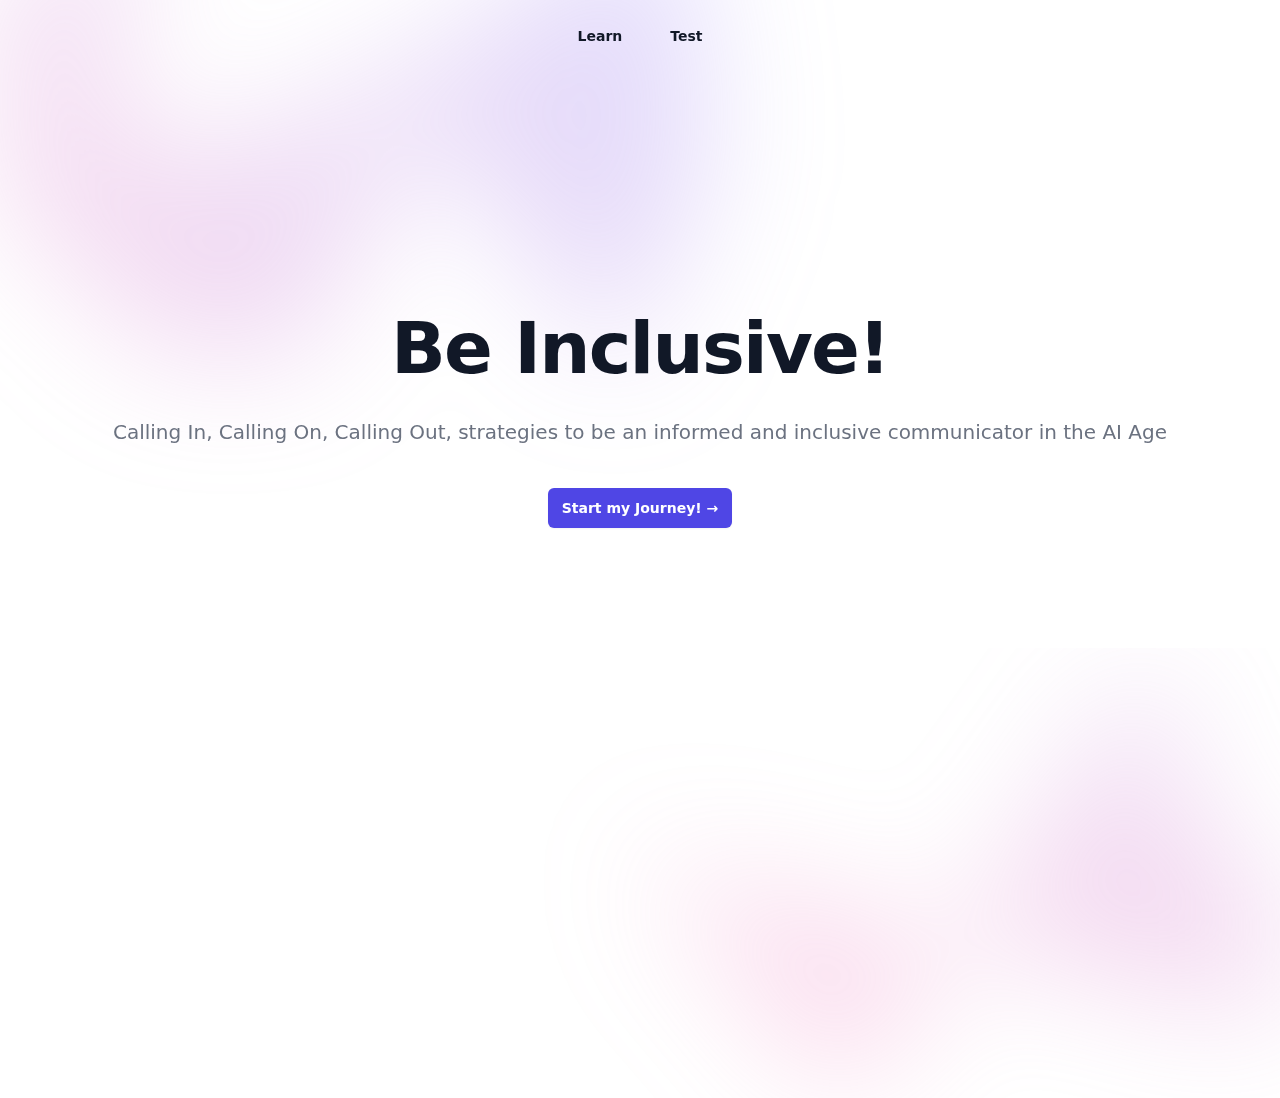
<file: index.html>
<!doctype html>
<html>
<head>
  <meta charset="UTF-8">
  <meta name="viewport" content="width=device-width, initial-scale=1.0">
  <link href="./output.css" rel="stylesheet">
  <title>Be Inclusive!</title>
</head>
<body>
    <div class="bg-white">
        <header class="absolute inset-x-0 top-0 z-50">
          <nav class="flex items-center justify-between p-6 lg:px-8" aria-label="Global">
            <div class="flex lg:flex-1">
            </div>
            <div class="flex lg:hidden">
              <button type="button" class="-m-2.5 inline-flex items-center justify-center rounded-md p-2.5 text-gray-700">
                <span class="sr-only">Open main menu</span>
                <svg class="size-6" fill="none" viewBox="0 0 24 24" stroke-width="1.5" stroke="currentColor" aria-hidden="true" data-slot="icon">
                  <path stroke-linecap="round" stroke-linejoin="round" d="M3.75 6.75h16.5M3.75 12h16.5m-16.5 5.25h16.5" />
                </svg>
              </button>
            </div>
            <div class="hidden lg:flex lg:gap-x-12">
              <a href="#" class="text-sm/6 font-semibold text-gray-900">Learn</a>
              <a href="./Quizzes/quiz1.html" class="text-sm/6 font-semibold text-gray-900">Test</a>
            </div>
            <div class="hidden lg:flex lg:flex-1 lg:justify-end">
            </div>
          </nav>
          <!-- Mobile menu, show/hide based on menu open state. -->
          <div class="lg:hidden" role="dialog" aria-modal="true">
            <!-- Background backdrop, show/hide based on slide-over state. -->
            <div class="fixed inset-0 z-50"></div>
            <div class="fixed inset-y-0 right-0 z-50 w-full overflow-y-auto bg-white px-6 py-6 sm:max-w-sm sm:ring-1 sm:ring-gray-900/10">
              <div class="flex items-center justify-between">
                <a href="#" class="-m-1.5 p-1.5">
                </a>
                <button type="button" class="-m-2.5 rounded-md p-2.5 text-gray-700">
                  <span class="sr-only">Close menu</span>
                  <svg class="size-6" fill="none" viewBox="0 0 24 24" stroke-width="1.5" stroke="currentColor" aria-hidden="true" data-slot="icon">
                    <path stroke-linecap="round" stroke-linejoin="round" d="M6 18 18 6M6 6l12 12" />
                  </svg>
                </button>
              </div>
              <div class="mt-6 flow-root">
                <div class="-my-6 divide-y divide-gray-500/10">
                  <div class="space-y-2 py-6">
                    <a href="#" class="-mx-3 block rounded-lg px-3 py-2 text-base/7 font-semibold text-gray-900 hover:bg-gray-50">Learn</a>
                    <a href="#" class="-mx-3 block rounded-lg px-3 py-2 text-base/7 font-semibold text-gray-900 hover:bg-gray-50">Test</a>
                  </div>
                </div>
              </div>
            </div>
          </div>
        </header>
      
        <div class="relative isolate px-6 pt-14 lg:px-8">
          <div class="absolute inset-x-0 -top-40 -z-10 transform-gpu overflow-hidden blur-3xl sm:-top-80" aria-hidden="true">
            <div class="relative left-[calc(50%-11rem)] aspect-[1155/678] w-[36.125rem] -translate-x-1/2 rotate-[30deg] bg-gradient-to-tr from-[#ff80b5] to-[#9089fc] opacity-30 sm:left-[calc(50%-30rem)] sm:w-[72.1875rem]" style="clip-path: polygon(74.1% 44.1%, 100% 61.6%, 97.5% 26.9%, 85.5% 0.1%, 80.7% 2%, 72.5% 32.5%, 60.2% 62.4%, 52.4% 68.1%, 47.5% 58.3%, 45.2% 34.5%, 27.5% 76.7%, 0.1% 64.9%, 17.9% 100%, 27.6% 76.8%, 76.1% 97.7%, 74.1% 44.1%)"></div>
          </div>
          <div class="mx-auto max-w-2xl py-32 sm:py-25 lg:py-25">
            </div>
            <div class="text-center">
                <div>
                    <h1 class="text-balance text-5xl font-semibold tracking-tight text-gray-900 sm:text-7xl">Be Inclusive!</h1>
                </div>
              <p class="mt-8 text-pretty text-lg font-medium text-gray-500 sm:text-xl/8">Calling In, Calling On, Calling Out, strategies to be an informed and inclusive communicator in the AI Age</p>
              <div class="mt-10 flex items-center justify-center gap-x-6">
                <a href="./callingout.html" class="rounded-md bg-indigo-600 px-3.5 py-2.5 text-sm font-semibold text-white shadow-sm hover:bg-indigo-500 focus-visible:outline focus-visible:outline-2 focus-visible:outline-offset-2 focus-visible:outline-indigo-600">Start my Journey! <span aria-hidden="true">→</span></a>
              </div>
              <div class="mt-10 flex items-center justify-center gap-x-6">
              </div>
              <div class="mt-10 flex items-center justify-center gap-x-6">
            </div>
            <div class="mt-10 flex items-center justify-center gap-x-6">
            </div>
            </div>
          </div>
          <div class="absolute inset-x-0 top-[calc(100%-13rem)] -z-10 transform-gpu blur-3xl sm:top-[calc(100%-30rem)] overflow-hidden" aria-hidden="true">
            <div class="relative left-[calc(50%+3rem)] aspect-[1155/678] w-[36.125rem] -translate-x-1/2 bg-gradient-to-tr from-[#ff80b5] to-[#9089fc] opacity-30 sm:left-[calc(50%+36rem)] sm:w-[72.1875rem] overflow-hidden" style="clip-path: polygon(74.1% 44.1%, 100% 61.6%, 97.5% 26.9%, 85.5% 0.1%, 80.7% 2%, 72.5% 32.5%, 60.2% 62.4%, 52.4% 68.1%, 47.5% 58.3%, 45.2% 34.5%, 27.5% 76.7%, 0.1% 64.9%, 17.9% 100%, 27.6% 76.8%, 76.1% 97.7%, 74.1% 44.1%)"></div>
          </div>
        </div>
      </div>
</body>
</html>
</file>
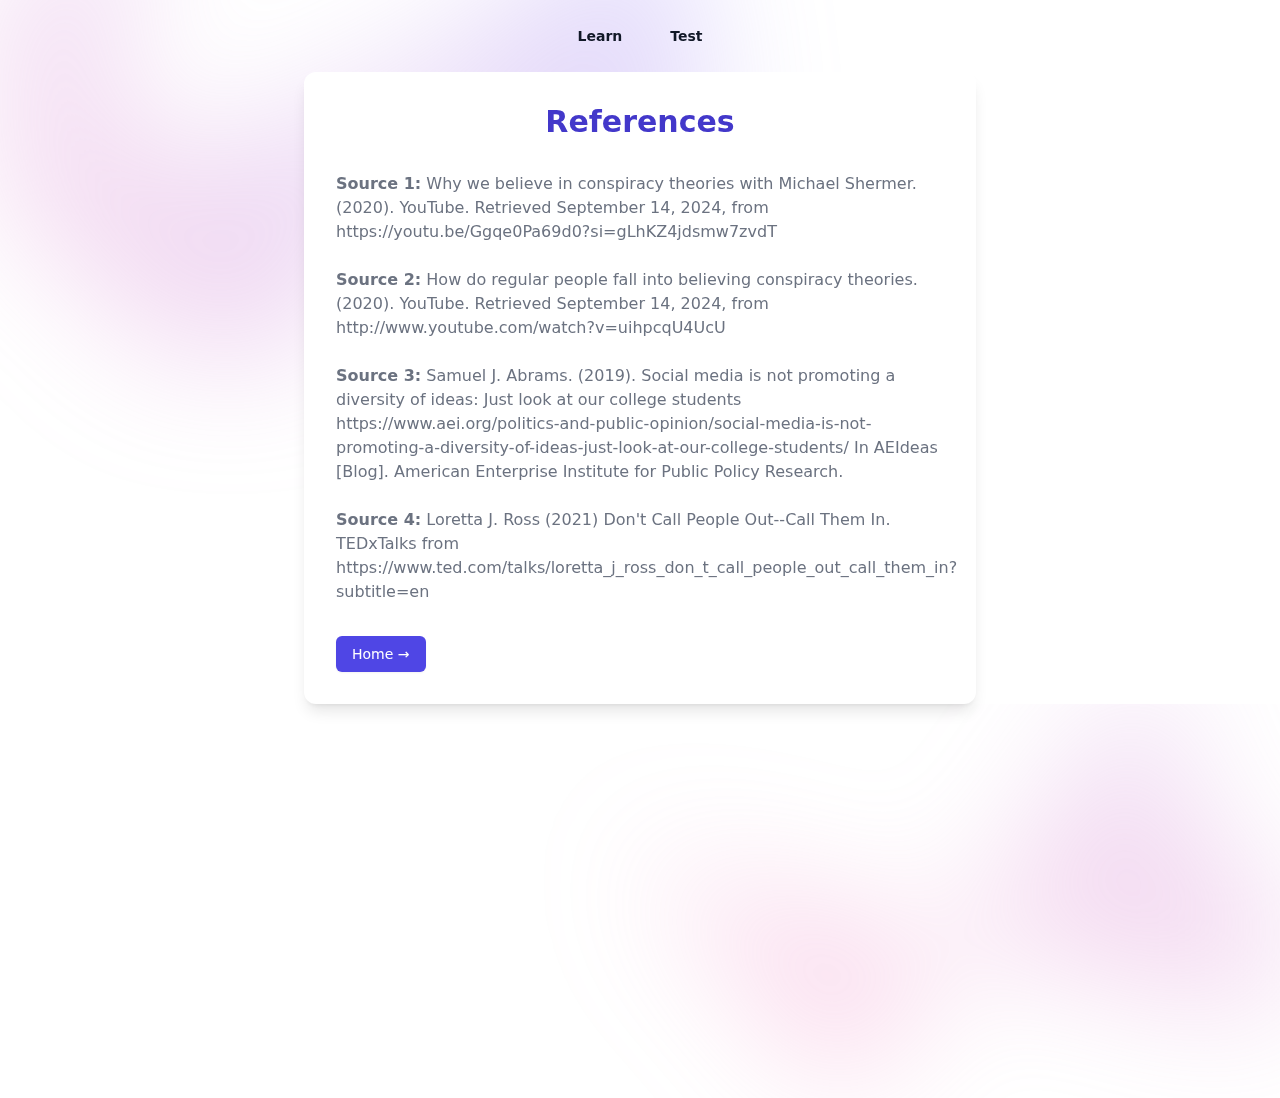
<file: biblio.html>
<!doctype html>
<html>
<head>
  <meta charset="UTF-8">
  <meta name="viewport" content="width=device-width, initial-scale=1.0">
  <link href="./output.css" rel="stylesheet">
  <title>Calling In | Be Inclusive!</title>
</head>
<body>
    <div class="bg-white">
        <header class="absolute inset-x-0 top-0 z-50">
          <nav class="flex items-center justify-between p-6 lg:px-8" aria-label="Global">
            <div class="flex lg:flex-1">
            </div>
            <div class="flex lg:hidden">
              <button type="button" class="-m-2.5 inline-flex items-center justify-center rounded-md p-2.5 text-gray-700">
                <span class="sr-only">Open main menu</span>
                <svg class="size-6" fill="none" viewBox="0 0 24 24" stroke-width="1.5" stroke="currentColor" aria-hidden="true" data-slot="icon">
                  <path stroke-linecap="round" stroke-linejoin="round" d="M3.75 6.75h16.5M3.75 12h16.5m-16.5 5.25h16.5" />
                </svg>
              </button>
            </div>
            <div class="hidden lg:flex lg:gap-x-12">
              <a href="#" class="text-sm/6 font-semibold text-gray-900">Learn</a>
              <a href="./Quizzes/quiz1.html" class="text-sm/6 font-semibold text-gray-900">Test</a>
            </div>
            <div class="hidden lg:flex lg:flex-1 lg:justify-end">
            </div>
          </nav>
          <!-- Mobile menu, show/hide based on menu open state. -->
          <div class="lg:hidden" role="dialog" aria-modal="true">
            <!-- Background backdrop, show/hide based on slide-over state. -->
            <div class="fixed inset-0 z-50"></div>
            <div class="fixed inset-y-0 right-0 z-50 w-full overflow-y-auto bg-white px-6 py-6 sm:max-w-sm sm:ring-1 sm:ring-gray-900/10">
              <div class="flex items-center justify-between">
                <a href="#" class="-m-1.5 p-1.5">
                </a>
                <button type="button" class="-m-2.5 rounded-md p-2.5 text-gray-700">
                  <span class="sr-only">Close menu</span>
                  <svg class="size-6" fill="none" viewBox="0 0 24 24" stroke-width="1.5" stroke="currentColor" aria-hidden="true" data-slot="icon">
                    <path stroke-linecap="round" stroke-linejoin="round" d="M6 18 18 6M6 6l12 12" />
                  </svg>
                </button>
              </div>
              <div class="mt-6 flow-root">
                <div class="-my-6 divide-y divide-gray-500/10">
                  <div class="space-y-2 py-6">
                    <a href="#" class="-mx-3 block rounded-lg px-3 py-2 text-base/7 font-semibold text-gray-900 hover:bg-gray-50">Learn</a>
                    <a href="#" class="-mx-3 block rounded-lg px-3 py-2 text-base/7 font-semibold text-gray-900 hover:bg-gray-50">Test</a>
                  </div>
                </div>
              </div>
            </div>
          </div>
        </header>
      
        <div class="relative isolate px-6 pt-14 lg:px-8">
          <div class="absolute inset-x-0 -top-40 -z-10 transform-gpu overflow-hidden blur-3xl sm:-top-80" aria-hidden="true">
            <div class="relative left-[calc(50%-11rem)] aspect-[1155/678] w-[36.125rem] -translate-x-1/2 rotate-[30deg] bg-gradient-to-tr from-[#ff80b5] to-[#9089fc] opacity-30 sm:left-[calc(50%-30rem)] sm:w-[72.1875rem]" style="clip-path: polygon(74.1% 44.1%, 100% 61.6%, 97.5% 26.9%, 85.5% 0.1%, 80.7% 2%, 72.5% 32.5%, 60.2% 62.4%, 52.4% 68.1%, 47.5% 58.3%, 45.2% 34.5%, 27.5% 76.7%, 0.1% 64.9%, 17.9% 100%, 27.6% 76.8%, 76.1% 97.7%, 74.1% 44.1%)"></div>
          </div>
          <div class="mx-auto max-w-2xl py-2 sm:py-1 lg:py-2">
            </div>
            <div class="max-w-2xl mx-auto bg-white p-8 
				rounded-xl shadow-lg">
		<h1 class="text-3xl font-bold mb-6 text-indigo text-center text-indigo-700">References</h1>
            
        <p class="mt-8 text-pretty text-md font-light text-gray-500 sm:text-md">
            <span class="font-semibold">Source 1:</span>  Why we believe in conspiracy theories with Michael Shermer. (2020). YouTube. Retrieved September 14, 2024, from <a href="https://youtu.be/Ggqe0Pa69d0?si=gLhKZ4jdsmw7zvdT" class="no-underline hover:underline">https://youtu.be/Ggqe0Pa69d0?si=gLhKZ4jdsmw7zvdT</a>
            <br>
            <br>

            <span class="font-semibold">Source 2:</span>  How do regular people fall into believing conspiracy theories. (2020). YouTube. Retrieved September 14, 2024, from <a href="http://www.youtube.com/watch?v=uihpcqU4UcU" class="no-underline hover:underline">http://www.youtube.com/watch?v=uihpcqU4UcU</a>
            <br>
            <br>

            <span class="font-semibold">Source 3:</span>  Samuel J. Abrams. (2019). Social media is not promoting a diversity of ideas: Just look at our college students <a href="https://www.aei.org/politics-and-public-opinion/social-media-is-not-promoting-a-diversity-of-ideas-just-look-at-our-college-students/" class="no-underline hover:underline">https://www.aei.org/politics-and-public-opinion/social-media-is-not-promoting-a-diversity-of-ideas-just-look-at-our-college-students/</a> In AEIdeas [Blog]. American Enterprise Institute for Public Policy Research.
            <br>
            <br>

            <span class="font-semibold">Source 4:</span>  Loretta J. Ross (2021) Don't Call People Out--Call Them In. TEDxTalks from <a href="https://www.ted.com/talks/loretta_j_ross_don_t_call_people_out_call_them_in?subtitle=en" class="no-underline hover:underline">https://www.ted.com/talks/loretta_j_ross_don_t_call_people_out_call_them_in?subtitle=en</a>
            <br>

			<!-- Navigation Buttons -->
			<a href="./index.html"><button type="button"
					class="bg-indigo-600 text-white text-sm px-4 py-2 
					rounded-md mt-8 shadow-sm">
				Home   <span aria-hidden="true">→</span>
			</button></a>
	</div>

          </div>
          <div class="absolute inset-x-0 top-[calc(100%-13rem)] -z-10 transform-gpu blur-3xl sm:top-[calc(100%-30rem)] overflow-hidden" aria-hidden="true">
            <div class="relative left-[calc(50%+3rem)] aspect-[1155/678] w-[36.125rem] -translate-x-1/2 bg-gradient-to-tr from-[#ff80b5] to-[#9089fc] opacity-30 sm:left-[calc(50%+36rem)] sm:w-[72.1875rem] overflow-hidden" style="clip-path: polygon(74.1% 44.1%, 100% 61.6%, 97.5% 26.9%, 85.5% 0.1%, 80.7% 2%, 72.5% 32.5%, 60.2% 62.4%, 52.4% 68.1%, 47.5% 58.3%, 45.2% 34.5%, 27.5% 76.7%, 0.1% 64.9%, 17.9% 100%, 27.6% 76.8%, 76.1% 97.7%, 74.1% 44.1%)"></div>
          </div>
        </div>
      </div>
</body>
</html>
</file>
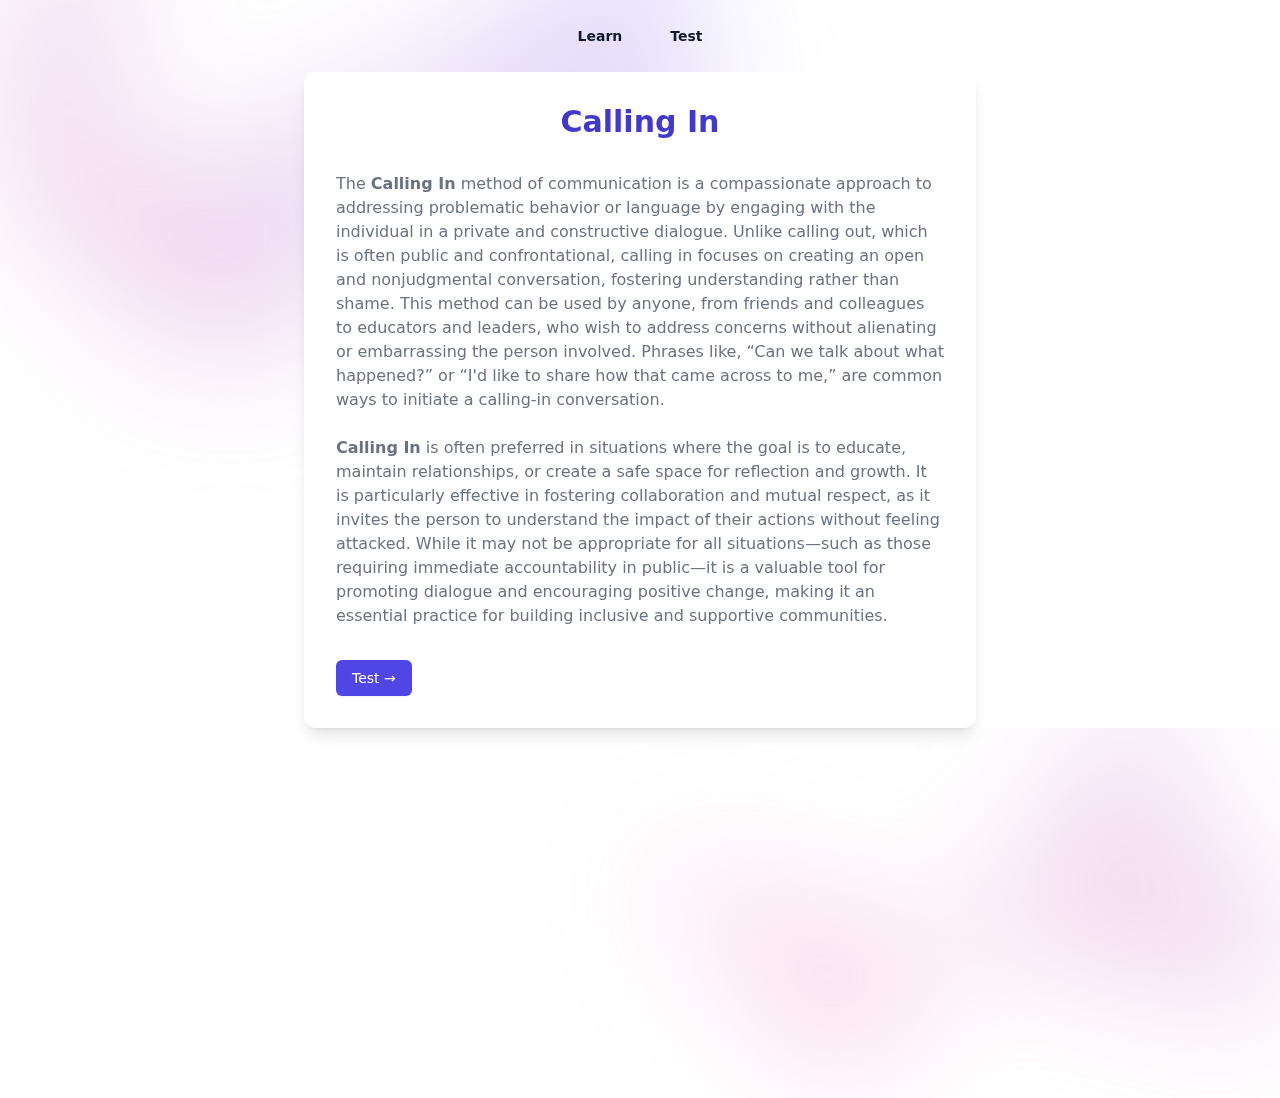
<file: callingin.html>
<!doctype html>
<html>
<head>
  <meta charset="UTF-8">
  <meta name="viewport" content="width=device-width, initial-scale=1.0">
  <link href="./output.css" rel="stylesheet">
  <title>Calling In | Be Inclusive!</title>
</head>
<body>
    <div class="bg-white">
        <header class="absolute inset-x-0 top-0 z-50">
          <nav class="flex items-center justify-between p-6 lg:px-8" aria-label="Global">
            <div class="flex lg:flex-1">
            </div>
            <div class="flex lg:hidden">
              <button type="button" class="-m-2.5 inline-flex items-center justify-center rounded-md p-2.5 text-gray-700">
                <span class="sr-only">Open main menu</span>
                <svg class="size-6" fill="none" viewBox="0 0 24 24" stroke-width="1.5" stroke="currentColor" aria-hidden="true" data-slot="icon">
                  <path stroke-linecap="round" stroke-linejoin="round" d="M3.75 6.75h16.5M3.75 12h16.5m-16.5 5.25h16.5" />
                </svg>
              </button>
            </div>
            <div class="hidden lg:flex lg:gap-x-12">
              <a href="#" class="text-sm/6 font-semibold text-gray-900">Learn</a>
              <a href="./Quizzes/quiz1.html" class="text-sm/6 font-semibold text-gray-900">Test</a>
            </div>
            <div class="hidden lg:flex lg:flex-1 lg:justify-end">
            </div>
          </nav>
          <!-- Mobile menu, show/hide based on menu open state. -->
          <div class="lg:hidden" role="dialog" aria-modal="true">
            <!-- Background backdrop, show/hide based on slide-over state. -->
            <div class="fixed inset-0 z-50"></div>
            <div class="fixed inset-y-0 right-0 z-50 w-full overflow-y-auto bg-white px-6 py-6 sm:max-w-sm sm:ring-1 sm:ring-gray-900/10">
              <div class="flex items-center justify-between">
                <a href="#" class="-m-1.5 p-1.5">
                </a>
                <button type="button" class="-m-2.5 rounded-md p-2.5 text-gray-700">
                  <span class="sr-only">Close menu</span>
                  <svg class="size-6" fill="none" viewBox="0 0 24 24" stroke-width="1.5" stroke="currentColor" aria-hidden="true" data-slot="icon">
                    <path stroke-linecap="round" stroke-linejoin="round" d="M6 18 18 6M6 6l12 12" />
                  </svg>
                </button>
              </div>
              <div class="mt-6 flow-root">
                <div class="-my-6 divide-y divide-gray-500/10">
                  <div class="space-y-2 py-6">
                    <a href="#" class="-mx-3 block rounded-lg px-3 py-2 text-base/7 font-semibold text-gray-900 hover:bg-gray-50">Learn</a>
                    <a href="#" class="-mx-3 block rounded-lg px-3 py-2 text-base/7 font-semibold text-gray-900 hover:bg-gray-50">Test</a>
                  </div>
                </div>
              </div>
            </div>
          </div>
        </header>
      
        <div class="relative isolate px-6 pt-14 lg:px-8">
          <div class="absolute inset-x-0 -top-40 -z-10 transform-gpu overflow-hidden blur-3xl sm:-top-80" aria-hidden="true">
            <div class="relative left-[calc(50%-11rem)] aspect-[1155/678] w-[36.125rem] -translate-x-1/2 rotate-[30deg] bg-gradient-to-tr from-[#ff80b5] to-[#9089fc] opacity-30 sm:left-[calc(50%-30rem)] sm:w-[72.1875rem]" style="clip-path: polygon(74.1% 44.1%, 100% 61.6%, 97.5% 26.9%, 85.5% 0.1%, 80.7% 2%, 72.5% 32.5%, 60.2% 62.4%, 52.4% 68.1%, 47.5% 58.3%, 45.2% 34.5%, 27.5% 76.7%, 0.1% 64.9%, 17.9% 100%, 27.6% 76.8%, 76.1% 97.7%, 74.1% 44.1%)"></div>
          </div>
          <div class="mx-auto max-w-2xl py-2 sm:py-1 lg:py-2">
            </div>
            <div class="max-w-2xl mx-auto bg-white p-8 
				rounded-xl shadow-lg">
		<h1 class="text-3xl font-bold mb-6 text-indigo text-center text-indigo-700">Calling In</h1>
            
        <p class="mt-8 text-pretty text-md font-light text-gray-500 sm:text-md">
          The <span class="font-semibold">Calling In</span> method of communication is a compassionate approach to addressing problematic behavior or language by engaging with the individual in a private and constructive dialogue. Unlike calling out, which is often public and confrontational, calling in focuses on creating an open and nonjudgmental conversation, fostering understanding rather than shame. This method can be used by anyone, from friends and colleagues to educators and leaders, who wish to address concerns without alienating or embarrassing the person involved. Phrases like, “Can we talk about what happened?” or “I'd like to share how that came across to me,” are common ways to initiate a calling-in conversation.
          <br>
          <br>
          <span class="font-semibold">Calling In</span> is often preferred in situations where the goal is to educate, maintain relationships, or create a safe space for reflection and growth. It is particularly effective in fostering collaboration and mutual respect, as it invites the person to understand the impact of their actions without feeling attacked. While it may not be appropriate for all situations—such as those requiring immediate accountability in public—it is a valuable tool for promoting dialogue and encouraging positive change, making it an essential practice for building inclusive and supportive communities.        </p>


			<!-- Navigation Buttons -->
			<a href="./Quizzes/quiz3.html"><button type="button"
					class="bg-indigo-600 text-white text-sm px-4 py-2 
					rounded-md mt-8 shadow-sm">
				Test   <span aria-hidden="true">→</span>
			</button></a>
	</div>

          </div>
          <div class="absolute inset-x-0 top-[calc(100%-13rem)] -z-10 transform-gpu blur-3xl sm:top-[calc(100%-30rem)] overflow-hidden" aria-hidden="true">
            <div class="relative left-[calc(50%+3rem)] aspect-[1155/678] w-[36.125rem] -translate-x-1/2 bg-gradient-to-tr from-[#ff80b5] to-[#9089fc] opacity-30 sm:left-[calc(50%+36rem)] sm:w-[72.1875rem] overflow-hidden" style="clip-path: polygon(74.1% 44.1%, 100% 61.6%, 97.5% 26.9%, 85.5% 0.1%, 80.7% 2%, 72.5% 32.5%, 60.2% 62.4%, 52.4% 68.1%, 47.5% 58.3%, 45.2% 34.5%, 27.5% 76.7%, 0.1% 64.9%, 17.9% 100%, 27.6% 76.8%, 76.1% 97.7%, 74.1% 44.1%)"></div>
          </div>
        </div>
      </div>
</body>
</html>
</file>
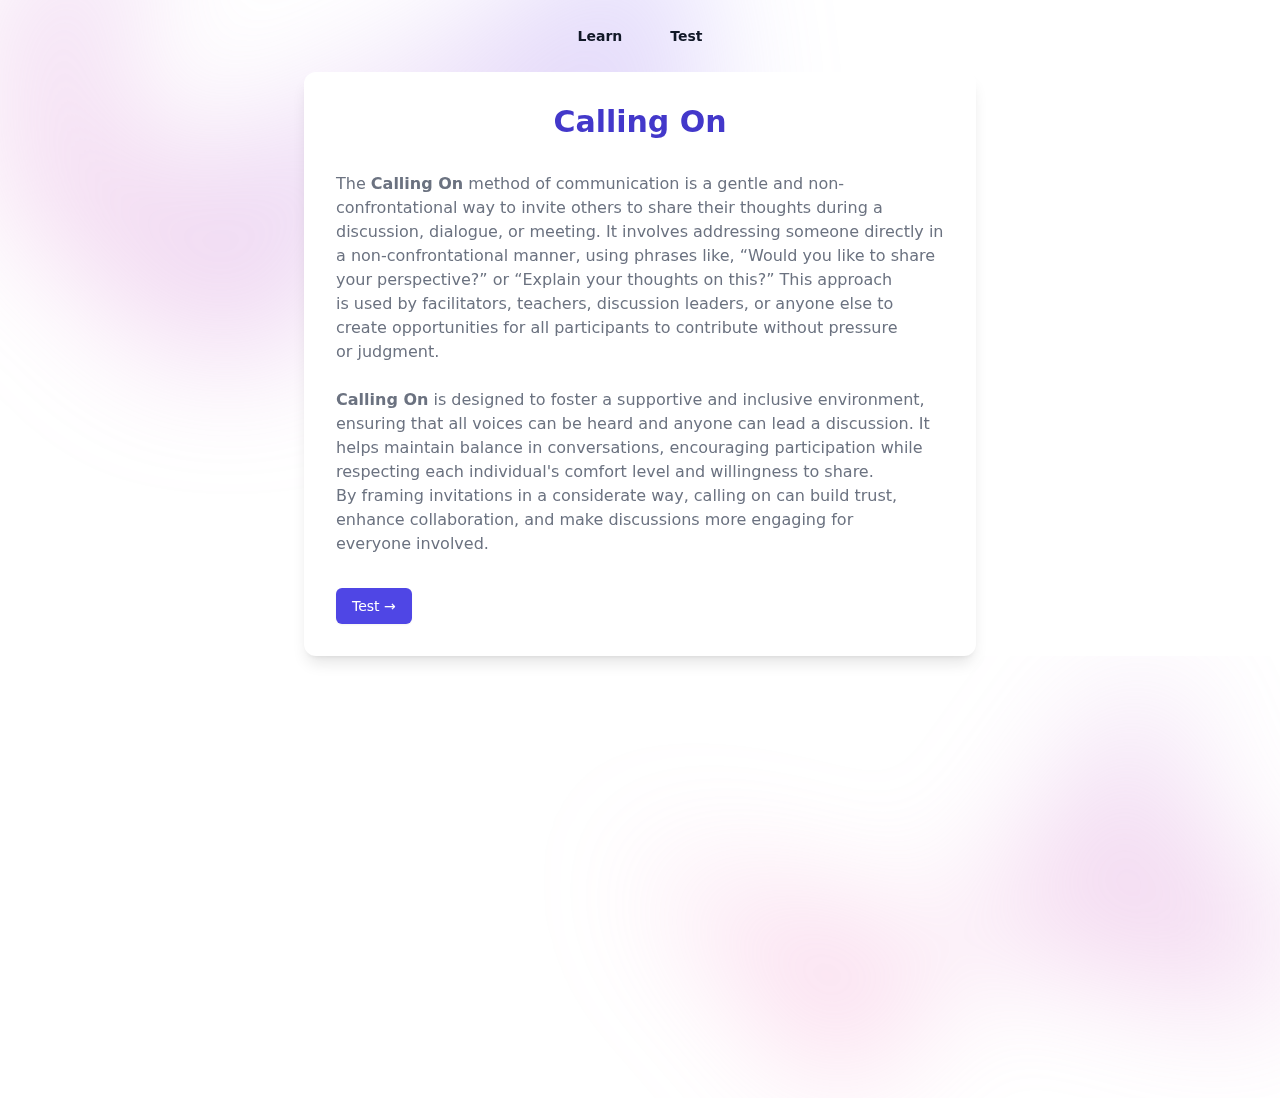
<file: callingon.html>
<!doctype html>
<html>
<head>
  <meta charset="UTF-8">
  <meta name="viewport" content="width=device-width, initial-scale=1.0">
  <link href="./output.css" rel="stylesheet">
  <title>Calling On | Be Inclusive!</title>
</head>
<body>
    <div class="bg-white">
        <header class="absolute inset-x-0 top-0 z-50">
          <nav class="flex items-center justify-between p-6 lg:px-8" aria-label="Global">
            <div class="flex lg:flex-1">
            </div>
            <div class="flex lg:hidden">
              <button type="button" class="-m-2.5 inline-flex items-center justify-center rounded-md p-2.5 text-gray-700">
                <span class="sr-only">Open main menu</span>
                <svg class="size-6" fill="none" viewBox="0 0 24 24" stroke-width="1.5" stroke="currentColor" aria-hidden="true" data-slot="icon">
                  <path stroke-linecap="round" stroke-linejoin="round" d="M3.75 6.75h16.5M3.75 12h16.5m-16.5 5.25h16.5" />
                </svg>
              </button>
            </div>
            <div class="hidden lg:flex lg:gap-x-12">
              <a href="#" class="text-sm/6 font-semibold text-gray-900">Learn</a>
              <a href="./Quizzes/quiz1.html" class="text-sm/6 font-semibold text-gray-900">Test</a>
            </div>
            <div class="hidden lg:flex lg:flex-1 lg:justify-end">
            </div>
          </nav>
          <!-- Mobile menu, show/hide based on menu open state. -->
          <div class="lg:hidden" role="dialog" aria-modal="true">
            <!-- Background backdrop, show/hide based on slide-over state. -->
            <div class="fixed inset-0 z-50"></div>
            <div class="fixed inset-y-0 right-0 z-50 w-full overflow-y-auto bg-white px-6 py-6 sm:max-w-sm sm:ring-1 sm:ring-gray-900/10">
              <div class="flex items-center justify-between">
                <a href="#" class="-m-1.5 p-1.5">
                </a>
                <button type="button" class="-m-2.5 rounded-md p-2.5 text-gray-700">
                  <span class="sr-only">Close menu</span>
                  <svg class="size-6" fill="none" viewBox="0 0 24 24" stroke-width="1.5" stroke="currentColor" aria-hidden="true" data-slot="icon">
                    <path stroke-linecap="round" stroke-linejoin="round" d="M6 18 18 6M6 6l12 12" />
                  </svg>
                </button>
              </div>
              <div class="mt-6 flow-root">
                <div class="-my-6 divide-y divide-gray-500/10">
                  <div class="space-y-2 py-6">
                    <a href="#" class="-mx-3 block rounded-lg px-3 py-2 text-base/7 font-semibold text-gray-900 hover:bg-gray-50">Learn</a>
                    <a href="#" class="-mx-3 block rounded-lg px-3 py-2 text-base/7 font-semibold text-gray-900 hover:bg-gray-50">Test</a>
                  </div>
                </div>
              </div>
            </div>
          </div>
        </header>
      
        <div class="relative isolate px-6 pt-14 lg:px-8">
          <div class="absolute inset-x-0 -top-40 -z-10 transform-gpu overflow-hidden blur-3xl sm:-top-80" aria-hidden="true">
            <div class="relative left-[calc(50%-11rem)] aspect-[1155/678] w-[36.125rem] -translate-x-1/2 rotate-[30deg] bg-gradient-to-tr from-[#ff80b5] to-[#9089fc] opacity-30 sm:left-[calc(50%-30rem)] sm:w-[72.1875rem]" style="clip-path: polygon(74.1% 44.1%, 100% 61.6%, 97.5% 26.9%, 85.5% 0.1%, 80.7% 2%, 72.5% 32.5%, 60.2% 62.4%, 52.4% 68.1%, 47.5% 58.3%, 45.2% 34.5%, 27.5% 76.7%, 0.1% 64.9%, 17.9% 100%, 27.6% 76.8%, 76.1% 97.7%, 74.1% 44.1%)"></div>
          </div>
          <div class="mx-auto max-w-2xl py-2 sm:py-1 lg:py-2">
            </div>
            <div class="max-w-2xl mx-auto bg-white p-8 
				rounded-xl shadow-lg">
		<h1 class="text-3xl font-bold mb-6 text-indigo text-center text-indigo-700">Calling On</h1>
            
        <p class="mt-8 text-pretty text-md font-light text-gray-500 sm:text-md">
            The <span class="font-semibold">Calling On</span> method of communication is a gentle and non-confrontational way to invite others to share their thoughts during a discussion, dialogue, or meeting. It involves addressing someone directly in a non-confrontational manner, using phrases like, “Would you like to share your perspective?” or “Explain your thoughts on this?” This approach is used by facilitators, teachers, discussion leaders, or anyone else to create opportunities for all participants to contribute without pressure or judgment.
            <br>
            <br>

            <span class="font-semibold">Calling On</span> is designed to foster a supportive and inclusive environment, ensuring that all voices can be heard and anyone can lead a discussion. It helps maintain balance in conversations, encouraging participation while respecting each individual's comfort level and willingness to share. By framing invitations in a considerate way, calling on can build trust, enhance collaboration, and make discussions more engaging for everyone involved.        
        </p>


			<!-- Navigation Buttons -->
			<a href="./Quizzes/quiz1.html"><button type="button" onclick="submitQuiz()"
					class="bg-indigo-600 text-white text-sm px-4 py-2 
					rounded-md mt-8 shadow-sm">
				Test   <span aria-hidden="true">→</span>
			</button></a>
	</div>

          </div>
          <div class="absolute inset-x-0 top-[calc(100%-13rem)] -z-10 transform-gpu blur-3xl sm:top-[calc(100%-30rem)] overflow-hidden" aria-hidden="true">
            <div class="relative left-[calc(50%+3rem)] aspect-[1155/678] w-[36.125rem] -translate-x-1/2 bg-gradient-to-tr from-[#ff80b5] to-[#9089fc] opacity-30 sm:left-[calc(50%+36rem)] sm:w-[72.1875rem] overflow-hidden" style="clip-path: polygon(74.1% 44.1%, 100% 61.6%, 97.5% 26.9%, 85.5% 0.1%, 80.7% 2%, 72.5% 32.5%, 60.2% 62.4%, 52.4% 68.1%, 47.5% 58.3%, 45.2% 34.5%, 27.5% 76.7%, 0.1% 64.9%, 17.9% 100%, 27.6% 76.8%, 76.1% 97.7%, 74.1% 44.1%)"></div>
          </div>
        </div>
      </div>
</body>
</html>
</file>
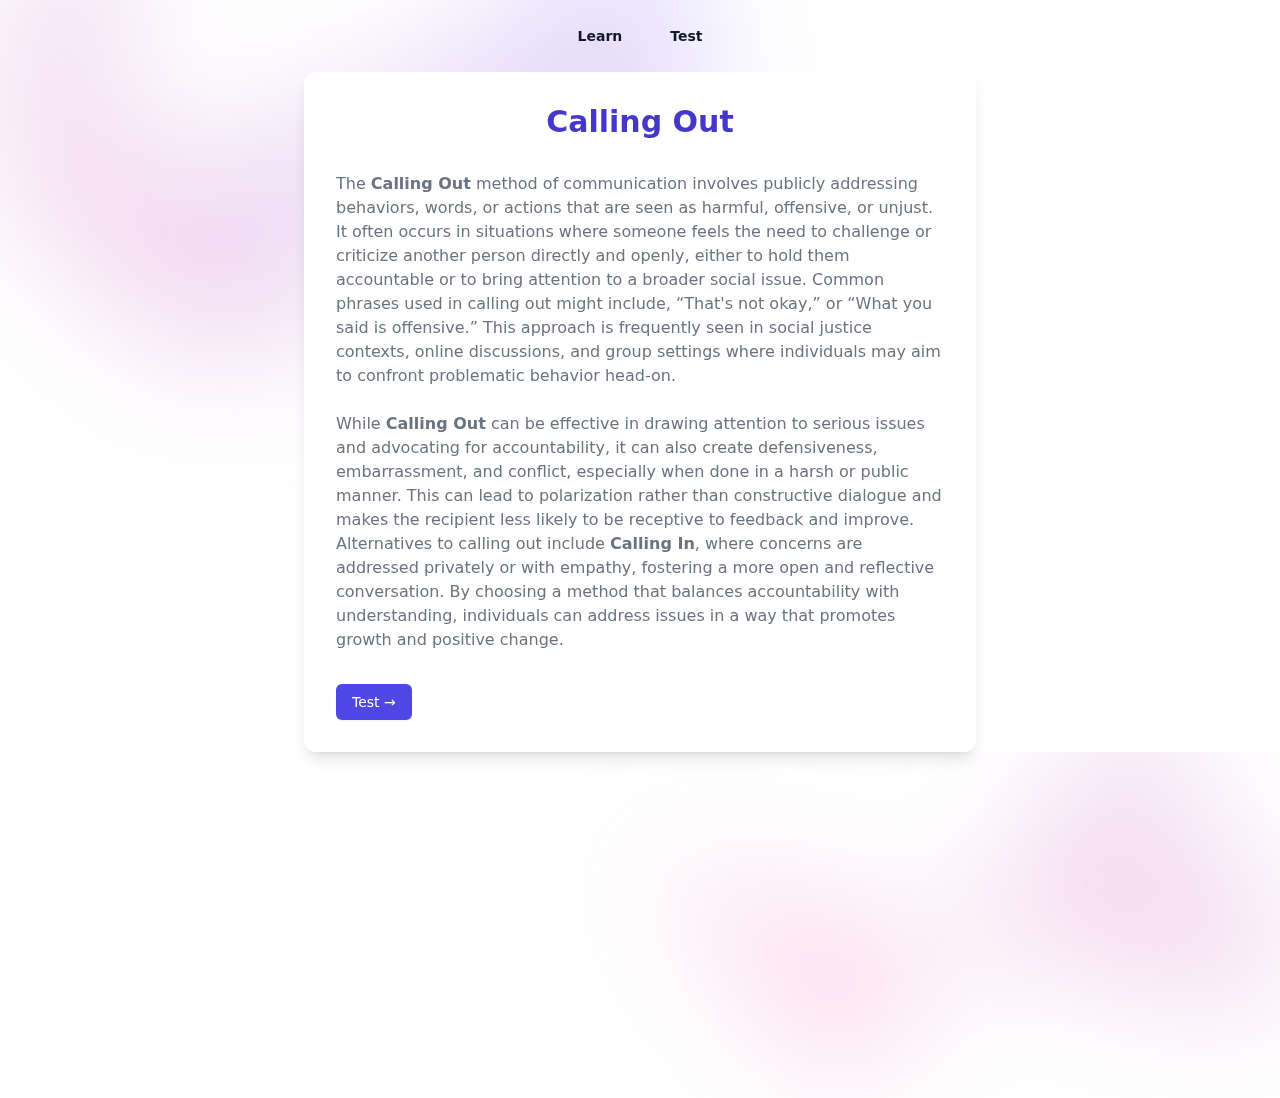
<file: callingout.html>
<!doctype html>
<html>
<head>
  <meta charset="UTF-8">
  <meta name="viewport" content="width=device-width, initial-scale=1.0">
  <link href="./output.css" rel="stylesheet">
  <title>Calling Out | Be Inclusive!</title>
</head>
<body>
    <div class="bg-white">
        <header class="absolute inset-x-0 top-0 z-50">
          <nav class="flex items-center justify-between p-6 lg:px-8" aria-label="Global">
            <div class="flex lg:flex-1">
            </div>
            <div class="flex lg:hidden">
              <button type="button" class="-m-2.5 inline-flex items-center justify-center rounded-md p-2.5 text-gray-700">
                <span class="sr-only">Open main menu</span>
                <svg class="size-6" fill="none" viewBox="0 0 24 24" stroke-width="1.5" stroke="currentColor" aria-hidden="true" data-slot="icon">
                  <path stroke-linecap="round" stroke-linejoin="round" d="M3.75 6.75h16.5M3.75 12h16.5m-16.5 5.25h16.5" />
                </svg>
              </button>
            </div>
            <div class="hidden lg:flex lg:gap-x-12">
              <a href="#" class="text-sm/6 font-semibold text-gray-900">Learn</a>
              <a href="./Quizzes/quiz1.html" class="text-sm/6 font-semibold text-gray-900">Test</a>
            </div>
            <div class="hidden lg:flex lg:flex-1 lg:justify-end">
            </div>
          </nav>
          <!-- Mobile menu, show/hide based on menu open state. -->
          <div class="lg:hidden" role="dialog" aria-modal="true">
            <!-- Background backdrop, show/hide based on slide-over state. -->
            <div class="fixed inset-0 z-50"></div>
            <div class="fixed inset-y-0 right-0 z-50 w-full overflow-y-auto bg-white px-6 py-6 sm:max-w-sm sm:ring-1 sm:ring-gray-900/10">
              <div class="flex items-center justify-between">
                <a href="#" class="-m-1.5 p-1.5">
                </a>
                <button type="button" class="-m-2.5 rounded-md p-2.5 text-gray-700">
                  <span class="sr-only">Close menu</span>
                  <svg class="size-6" fill="none" viewBox="0 0 24 24" stroke-width="1.5" stroke="currentColor" aria-hidden="true" data-slot="icon">
                    <path stroke-linecap="round" stroke-linejoin="round" d="M6 18 18 6M6 6l12 12" />
                  </svg>
                </button>
              </div>
              <div class="mt-6 flow-root">
                <div class="-my-6 divide-y divide-gray-500/10">
                  <div class="space-y-2 py-6">
                    <a href="#" class="-mx-3 block rounded-lg px-3 py-2 text-base/7 font-semibold text-gray-900 hover:bg-gray-50">Learn</a>
                    <a href="#" class="-mx-3 block rounded-lg px-3 py-2 text-base/7 font-semibold text-gray-900 hover:bg-gray-50">Test</a>
                  </div>
                </div>
              </div>
            </div>
          </div>
        </header>
      
        <div class="relative isolate px-6 pt-14 lg:px-8">
          <div class="absolute inset-x-0 -top-40 -z-10 transform-gpu overflow-hidden blur-3xl sm:-top-80" aria-hidden="true">
            <div class="relative left-[calc(50%-11rem)] aspect-[1155/678] w-[36.125rem] -translate-x-1/2 rotate-[30deg] bg-gradient-to-tr from-[#ff80b5] to-[#9089fc] opacity-30 sm:left-[calc(50%-30rem)] sm:w-[72.1875rem]" style="clip-path: polygon(74.1% 44.1%, 100% 61.6%, 97.5% 26.9%, 85.5% 0.1%, 80.7% 2%, 72.5% 32.5%, 60.2% 62.4%, 52.4% 68.1%, 47.5% 58.3%, 45.2% 34.5%, 27.5% 76.7%, 0.1% 64.9%, 17.9% 100%, 27.6% 76.8%, 76.1% 97.7%, 74.1% 44.1%)"></div>
          </div>
          <div class="mx-auto max-w-2xl py-2 sm:py-1 lg:py-2">
            </div>
            <div class="max-w-2xl mx-auto bg-white p-8 
				rounded-xl shadow-lg">
		<h1 class="text-3xl font-bold mb-6 text-indigo text-center text-indigo-700">Calling Out</h1>
            
        <p class="mt-8 text-pretty text-md font-light text-gray-500 sm:text-md">
          The <span class="font-semibold">Calling Out</span> method of communication involves publicly addressing behaviors, words, or actions that are seen as harmful, offensive, or unjust. It often occurs in situations where someone feels the need to challenge or criticize another person directly and openly, either to hold them accountable or to bring attention to a broader social issue. Common phrases used in calling out might include, “That's not okay,” or “What you said is offensive.” This approach is frequently seen in social justice contexts, online discussions, and group settings where individuals may aim to confront problematic behavior head-on.
          <br>
          <br>
          While <span class="font-semibold">Calling Out</span> can be effective in drawing attention to serious issues and advocating for accountability, it can also create defensiveness, embarrassment, and conflict, especially when done in a harsh or public manner. This can lead to polarization rather than constructive dialogue and makes the recipient less likely to be receptive to feedback and improve. Alternatives to calling out include <span class="font-semibold">Calling In</span>, where concerns are addressed privately or with empathy, fostering a more open and reflective conversation. By choosing a method that balances accountability with understanding, individuals can address issues in a way that promotes growth and positive change.</p>


			<!-- Navigation Buttons -->
			<a href="./Quizzes/quiz2.html"><button type="button" onclick="submitQuiz()"
					class="bg-indigo-600 text-white text-sm px-4 py-2 
					rounded-md mt-8 shadow-sm">
				Test   <span aria-hidden="true">→</span>
			</button></a>
	</div>

          </div>
          <div class="absolute inset-x-0 top-[calc(100%-13rem)] -z-10 transform-gpu blur-3xl sm:top-[calc(100%-30rem)] overflow-hidden" aria-hidden="true">
            <div class="relative left-[calc(50%+3rem)] aspect-[1155/678] w-[36.125rem] -translate-x-1/2 bg-gradient-to-tr from-[#ff80b5] to-[#9089fc] opacity-30 sm:left-[calc(50%+36rem)] sm:w-[72.1875rem] overflow-hidden" style="clip-path: polygon(74.1% 44.1%, 100% 61.6%, 97.5% 26.9%, 85.5% 0.1%, 80.7% 2%, 72.5% 32.5%, 60.2% 62.4%, 52.4% 68.1%, 47.5% 58.3%, 45.2% 34.5%, 27.5% 76.7%, 0.1% 64.9%, 17.9% 100%, 27.6% 76.8%, 76.1% 97.7%, 74.1% 44.1%)"></div>
          </div>
        </div>
      </div>
</body>
</html>
</file>
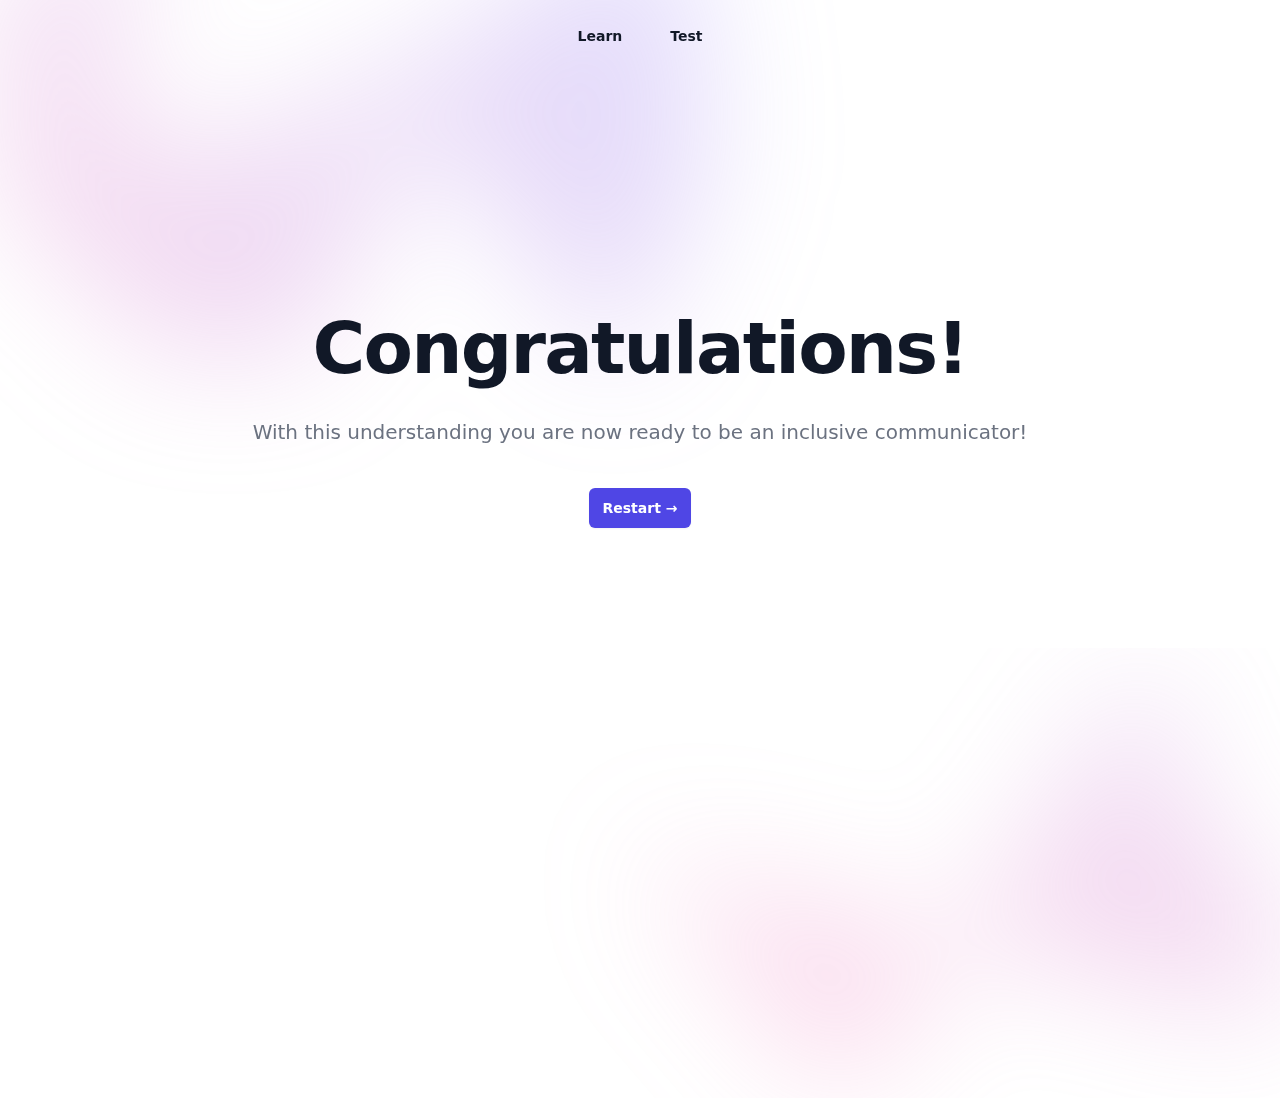
<file: success.html>
<!doctype html>
<html>
<head>
  <meta charset="UTF-8">
  <meta name="viewport" content="width=device-width, initial-scale=1.0">
  <link href="./output.css" rel="stylesheet">
  <title>Be Inclusive!</title>
</head>
<body>
    <div class="bg-white">
        <header class="absolute inset-x-0 top-0 z-50">
          <nav class="flex items-center justify-between p-6 lg:px-8" aria-label="Global">
            <div class="flex lg:flex-1">
            </div>
            <div class="flex lg:hidden">
              <button type="button" class="-m-2.5 inline-flex items-center justify-center rounded-md p-2.5 text-gray-700">
                <span class="sr-only">Open main menu</span>
                <svg class="size-6" fill="none" viewBox="0 0 24 24" stroke-width="1.5" stroke="currentColor" aria-hidden="true" data-slot="icon">
                  <path stroke-linecap="round" stroke-linejoin="round" d="M3.75 6.75h16.5M3.75 12h16.5m-16.5 5.25h16.5" />
                </svg>
              </button>
            </div>
            <div class="hidden lg:flex lg:gap-x-12">
              <a href="./callingout.html" class="text-sm/6 font-semibold text-gray-900">Learn</a>
              <a href="./Quizzes/quiz2.html" class="text-sm/6 font-semibold text-gray-900">Test</a>
            </div>
            <div class="hidden lg:flex lg:flex-1 lg:justify-end">
            </div>
          </nav>
          <!-- Mobile menu, show/hide based on menu open state. -->
          <div class="lg:hidden" role="dialog" aria-modal="true">
            <!-- Background backdrop, show/hide based on slide-over state. -->
            <div class="fixed inset-0 z-50"></div>
            <div class="fixed inset-y-0 right-0 z-50 w-full overflow-y-auto bg-white px-6 py-6 sm:max-w-sm sm:ring-1 sm:ring-gray-900/10">
              <div class="flex items-center justify-between">
                <a href="#" class="-m-1.5 p-1.5">
                </a>
                <button type="button" class="-m-2.5 rounded-md p-2.5 text-gray-700">
                  <span class="sr-only">Close menu</span>
                  <svg class="size-6" fill="none" viewBox="0 0 24 24" stroke-width="1.5" stroke="currentColor" aria-hidden="true" data-slot="icon">
                    <path stroke-linecap="round" stroke-linejoin="round" d="M6 18 18 6M6 6l12 12" />
                  </svg>
                </button>
              </div>
              <div class="mt-6 flow-root">
                <div class="-my-6 divide-y divide-gray-500/10">
                  <div class="space-y-2 py-6">
                    <a href="#" class="-mx-3 block rounded-lg px-3 py-2 text-base/7 font-semibold text-gray-900 hover:bg-gray-50">Learn</a>
                    <a href="#" class="-mx-3 block rounded-lg px-3 py-2 text-base/7 font-semibold text-gray-900 hover:bg-gray-50">Test</a>
                  </div>
                </div>
              </div>
            </div>
          </div>
        </header>
      
        <div class="relative isolate px-6 pt-14 lg:px-8">
          <div class="absolute inset-x-0 -top-40 -z-10 transform-gpu overflow-hidden blur-3xl sm:-top-80" aria-hidden="true">
            <div class="relative left-[calc(50%-11rem)] aspect-[1155/678] w-[36.125rem] -translate-x-1/2 rotate-[30deg] bg-gradient-to-tr from-[#ff80b5] to-[#9089fc] opacity-30 sm:left-[calc(50%-30rem)] sm:w-[72.1875rem]" style="clip-path: polygon(74.1% 44.1%, 100% 61.6%, 97.5% 26.9%, 85.5% 0.1%, 80.7% 2%, 72.5% 32.5%, 60.2% 62.4%, 52.4% 68.1%, 47.5% 58.3%, 45.2% 34.5%, 27.5% 76.7%, 0.1% 64.9%, 17.9% 100%, 27.6% 76.8%, 76.1% 97.7%, 74.1% 44.1%)"></div>
          </div>
          <div class="mx-auto max-w-2xl py-32 sm:py-25 lg:py-25">
            </div>
            <div class="text-center">
                <div>
                    <h1 class="text-balance text-5xl font-semibold tracking-tight text-gray-900 sm:text-7xl">Congratulations!</h1>
                </div>
              <p class="mt-8 text-pretty text-lg font-medium text-gray-500 sm:text-xl/8">With this understanding you are now ready to be an inclusive communicator!</p>
              <div class="mt-10 flex items-center justify-center gap-x-6">
                <a href="./index.html" class="rounded-md bg-indigo-600 px-3.5 py-2.5 text-sm font-semibold text-white shadow-sm hover:bg-indigo-500 focus-visible:outline focus-visible:outline-2 focus-visible:outline-offset-2 focus-visible:outline-indigo-600">Restart <span aria-hidden="true">→</span></a>
              </div>
              <div class="mt-10 flex items-center justify-center gap-x-6">
              </div>
              <div class="mt-10 flex items-center justify-center gap-x-6">
            </div>
            <div class="mt-10 flex items-center justify-center gap-x-6">
            </div>
            </div>
          </div>
          <div class="absolute inset-x-0 top-[calc(100%-13rem)] -z-10 transform-gpu blur-3xl sm:top-[calc(100%-30rem)] overflow-hidden" aria-hidden="true">
            <div class="relative left-[calc(50%+3rem)] aspect-[1155/678] w-[36.125rem] -translate-x-1/2 bg-gradient-to-tr from-[#ff80b5] to-[#9089fc] opacity-30 sm:left-[calc(50%+36rem)] sm:w-[72.1875rem] overflow-hidden" style="clip-path: polygon(74.1% 44.1%, 100% 61.6%, 97.5% 26.9%, 85.5% 0.1%, 80.7% 2%, 72.5% 32.5%, 60.2% 62.4%, 52.4% 68.1%, 47.5% 58.3%, 45.2% 34.5%, 27.5% 76.7%, 0.1% 64.9%, 17.9% 100%, 27.6% 76.8%, 76.1% 97.7%, 74.1% 44.1%)"></div>
          </div>
        </div>
      </div>
</body>
</html>
</file>
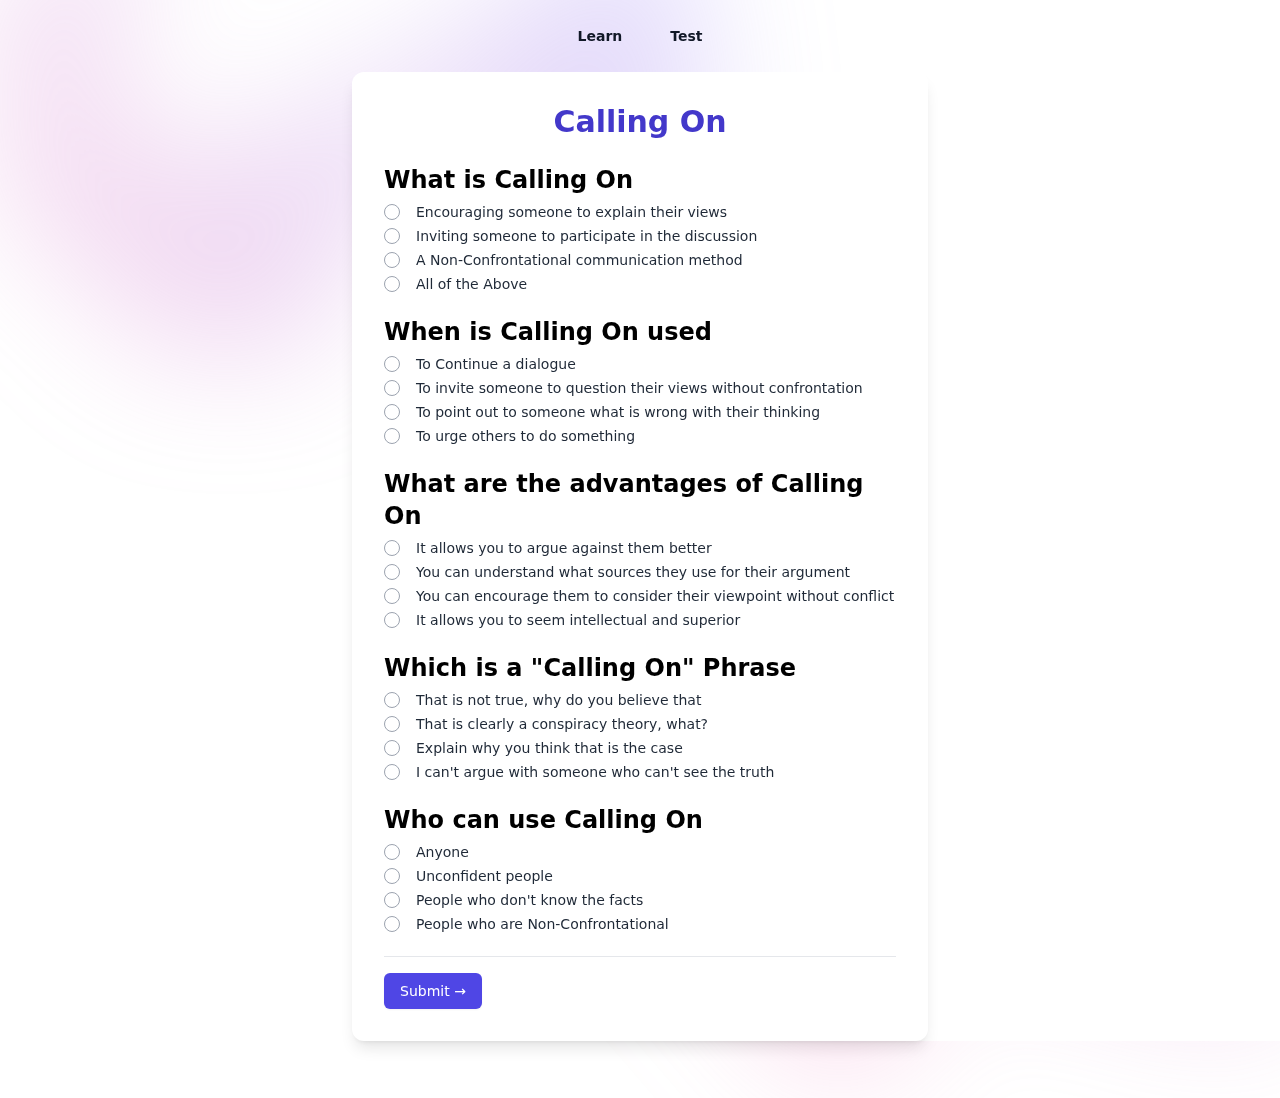
<file: Quizzes/quiz1.html>
<!doctype html>
<html>
<head>
  <meta charset="UTF-8">
  <meta name="viewport" content="width=device-width, initial-scale=1.0">
  <link href="../output.css" rel="stylesheet">
  <title>Calling On | Be Inclusive!</title>
</head>
<body>
    <div class="bg-white">
        <header class="absolute inset-x-0 top-0 z-50">
          <nav class="flex items-center justify-between p-6 lg:px-8" aria-label="Global">
            <div class="flex lg:flex-1">
            </div>
            <div class="flex lg:hidden">
              <button type="button" class="-m-2.5 inline-flex items-center justify-center rounded-md p-2.5 text-gray-700">
                <span class="sr-only">Open main menu</span>
                <svg class="size-6" fill="none" viewBox="0 0 24 24" stroke-width="1.5" stroke="currentColor" aria-hidden="true" data-slot="icon">
                  <path stroke-linecap="round" stroke-linejoin="round" d="M3.75 6.75h16.5M3.75 12h16.5m-16.5 5.25h16.5" />
                </svg>
              </button>
            </div>
            <div class="hidden lg:flex lg:gap-x-12">
              <a href="#" class="text-sm/6 font-semibold text-gray-900">Learn</a>
              <a href="./Quizzes/quiz1.html" class="text-sm/6 font-semibold text-gray-900">Test</a>
            </div>
            <div class="hidden lg:flex lg:flex-1 lg:justify-end">
            </div>
          </nav>
          <!-- Mobile menu, show/hide based on menu open state. -->
          <div class="lg:hidden" role="dialog" aria-modal="true">
            <!-- Background backdrop, show/hide based on slide-over state. -->
            <div class="fixed inset-0 z-50"></div>
            <div class="fixed inset-y-0 right-0 z-50 w-full overflow-y-auto bg-white px-6 py-6 sm:max-w-sm sm:ring-1 sm:ring-gray-900/10">
              <div class="flex items-center justify-between">
                <a href="#" class="-m-1.5 p-1.5">
                </a>
                <button type="button" class="-m-2.5 rounded-md p-2.5 text-gray-700">
                  <span class="sr-only">Close menu</span>
                  <svg class="size-6" fill="none" viewBox="0 0 24 24" stroke-width="1.5" stroke="currentColor" aria-hidden="true" data-slot="icon">
                    <path stroke-linecap="round" stroke-linejoin="round" d="M6 18 18 6M6 6l12 12" />
                  </svg>
                </button>
              </div>
              <div class="mt-6 flow-root">
                <div class="-my-6 divide-y divide-gray-500/10">
                  <div class="space-y-2 py-6">
                    <a href="#" class="-mx-3 block rounded-lg px-3 py-2 text-base/7 font-semibold text-gray-900 hover:bg-gray-50">Learn</a>
                    <a href="#" class="-mx-3 block rounded-lg px-3 py-2 text-base/7 font-semibold text-gray-900 hover:bg-gray-50">Test</a>
                  </div>
                </div>
              </div>
            </div>
          </div>
        </header>
      
        <div class="relative isolate px-6 pt-14 lg:px-8">
          <div class="absolute inset-x-0 -top-40 -z-10 transform-gpu overflow-hidden blur-3xl sm:-top-80" aria-hidden="true">
            <div class="relative left-[calc(50%-11rem)] aspect-[1155/678] w-[36.125rem] -translate-x-1/2 rotate-[30deg] bg-gradient-to-tr from-[#ff80b5] to-[#9089fc] opacity-30 sm:left-[calc(50%-30rem)] sm:w-[72.1875rem]" style="clip-path: polygon(74.1% 44.1%, 100% 61.6%, 97.5% 26.9%, 85.5% 0.1%, 80.7% 2%, 72.5% 32.5%, 60.2% 62.4%, 52.4% 68.1%, 47.5% 58.3%, 45.2% 34.5%, 27.5% 76.7%, 0.1% 64.9%, 17.9% 100%, 27.6% 76.8%, 76.1% 97.7%, 74.1% 44.1%)"></div>
          </div>
          <div class="mx-auto max-w-2xl py-2 sm:py-1 lg:py-2">
            </div>
            <div class="max-w-xl mx-auto bg-white p-8 
				rounded-xl shadow-lg">
		<h1 class="text-3xl font-bold mb-6 text-indigo text-center text-indigo-700">Calling On</h1>
		<form id="quizForm" class="space-y-4">
            <style>
                .checkbox:checked {
                    border: none;
                }
                .checkbox:checked + .check-icon {
                    display: flex;
                }
            </style>
			<!-- Question 1 -->
			<div class="flex flex-col mb-4">
				<label for="q1" class="text-2xl font-semibold mb-2">
					<span aria-hidden="true" id='q1' class="hidden">⚠️  </span>What is Calling On
				</label>
				<div class="flex items-center space-x-4 mb-2">
					<div class="bg-white dark:bg-gray-100 rounded-full w-4 h-4 flex flex-shrink-0 justify-center items-center relative">
                        <input aria-labelledby="label1" type="radio" name="q1" value="a" id="q1a" class="checkbox appearance-none focus:opacity-100 focus:ring-2 focus:ring-offset-2 focus:ring-indigo-700 focus:outline-none border rounded-full border-gray-400 absolute cursor-pointer w-full h-full checked:border-none" />
                        <div class="check-icon hidden border-4 border-indigo-700 rounded-full w-full h-full z-1"></div>
                    </div>
                    <label for="'q1a" id="label1" class="ml-2 text-sm leading-4 font-normal text-gray-800 ">Encouraging someone to explain their views</label>
				</div>
				<div class="flex items-center space-x-4 mb-2">
                    <div class="bg-white dark:bg-gray-100 rounded-full w-4 h-4 flex flex-shrink-0 justify-center items-center relative">
                        <input aria-labelledby="label1" type="radio" name="q1" value="b" id="q1b" class="checkbox appearance-none focus:opacity-100 focus:ring-2 focus:ring-offset-2 focus:ring-indigo-700 focus:outline-none border rounded-full border-gray-400 absolute cursor-pointer w-full h-full checked:border-none" />
                        <div class="check-icon hidden border-4 border-indigo-700 rounded-full w-full h-full z-1"></div>
                    </div>
                    <label for="'q1b" id="label1" class="ml-2 text-sm leading-4 font-normal text-gray-800 ">Inviting someone to participate in the discussion</label>
				</div>
				<div class="flex items-center space-x-4 mb-2">
					<div class="bg-white dark:bg-gray-100 rounded-full w-4 h-4 flex flex-shrink-0 justify-center items-center relative">
                        <input aria-labelledby="label1" type="radio" name="q1" value="c" id="q1c" class="checkbox appearance-none focus:opacity-100 focus:ring-2 focus:ring-offset-2 focus:ring-indigo-700 focus:outline-none border rounded-full border-gray-400 absolute cursor-pointer w-full h-full checked:border-none" />
                        <div class="check-icon hidden border-4 border-indigo-700 rounded-full w-full h-full z-1"></div>
                    </div>
                    <label for="'q1c" id="label1" class="ml-2 text-sm leading-4 font-normal text-gray-800 ">A Non-Confrontational communication method</label>
				</div>
				<div class="flex items-center space-x-4 mb-2">
                    <div class="bg-white dark:bg-gray-100 rounded-full w-4 h-4 flex flex-shrink-0 justify-center items-center relative">
                        <input aria-labelledby="label1" type="radio" name="q1" value="d" id="q1d" class="checkbox appearance-none focus:opacity-100 focus:ring-2 focus:ring-offset-2 focus:ring-indigo-700 focus:outline-none border rounded-full border-gray-400 absolute cursor-pointer w-full h-full checked:border-none" />
                        <div class="check-icon hidden border-4 border-indigo-700 rounded-full w-full h-full z-1"></div>
                    </div>
                    <label for="'q1d" id="label1" class="ml-2 text-sm leading-4 font-normal text-gray-800 ">All of the Above</label>

				</div>
			</div>

			<div class="flex flex-col mb-4">
				<label for="q2" class="text-2xl font-semibold mb-2">
					<span aria-hidden="true" id='q2' class="hidden">⚠️  </span>When is Calling On used
				</label>
				<div class="flex items-center space-x-4 mb-2">
					<div class="bg-white dark:bg-gray-100 rounded-full w-4 h-4 flex flex-shrink-0 justify-center items-center relative">
                        <input aria-labelledby="label1" type="radio" name="q2" value="a" id="q2a" class="checkbox appearance-none focus:opacity-100 focus:ring-2 focus:ring-offset-2 focus:ring-indigo-700 focus:outline-none border rounded-full border-gray-400 absolute cursor-pointer w-full h-full checked:border-none" />
                        <div class="check-icon hidden border-4 border-indigo-700 rounded-full w-full h-full z-1"></div>
                    </div>
                    <label for="'q2a" id="label1" class="ml-2 text-sm leading-4 font-normal text-gray-800 ">To Continue a dialogue</label>
				</div>
				<div class="flex items-center space-x-4 mb-2">
                    <div class="bg-white dark:bg-gray-100 rounded-full w-4 h-4 flex flex-shrink-0 justify-center items-center relative">
                        <input aria-labelledby="label1" type="radio" name="q2" value="b" id="q2b" class="checkbox appearance-none focus:opacity-100 focus:ring-2 focus:ring-offset-2 focus:ring-indigo-700 focus:outline-none border rounded-full border-gray-400 absolute cursor-pointer w-full h-full checked:border-none" />
                        <div class="check-icon hidden border-4 border-indigo-700 rounded-full w-full h-full z-1"></div>
                    </div>
                    <label for="'q2b" id="label1" class="ml-2 text-sm leading-4 font-normal text-gray-800 ">To invite someone to question their views without confrontation</label>
				</div>
				<div class="flex items-center space-x-4 mb-2">
					<div class="bg-white dark:bg-gray-100 rounded-full w-4 h-4 flex flex-shrink-0 justify-center items-center relative">
                        <input aria-labelledby="label1" type="radio" name="q2" value="c" id="q2c" class="checkbox appearance-none focus:opacity-100 focus:ring-2 focus:ring-offset-2 focus:ring-indigo-700 focus:outline-none border rounded-full border-gray-400 absolute cursor-pointer w-full h-full checked:border-none" />
                        <div class="check-icon hidden border-4 border-indigo-700 rounded-full w-full h-full z-1"></div>
                    </div>
                    <label for="'q2c" id="label1" class="ml-2 text-sm leading-4 font-normal text-gray-800 ">To point out to someone what is wrong with their thinking</label>
				</div>
				<div class="flex items-center space-x-4 mb-2">
                    <div class="bg-white dark:bg-gray-100 rounded-full w-4 h-4 flex flex-shrink-0 justify-center items-center relative">
                        <input aria-labelledby="label1" type="radio" name="q2" value="d" id="q2d" class="checkbox appearance-none focus:opacity-100 focus:ring-2 focus:ring-offset-2 focus:ring-indigo-700 focus:outline-none border rounded-full border-gray-400 absolute cursor-pointer w-full h-full checked:border-none" />
                        <div class="check-icon hidden border-4 border-indigo-700 rounded-full w-full h-full z-1"></div>
                    </div>
                    <label for="'q2d" id="label1" class="ml-2 text-sm leading-4 font-normal text-gray-800 ">To urge others to do something</label>

				</div>
			</div>


			<div class="flex flex-col mb-4">
				<label for="q3" class="text-2xl font-semibold mb-2">
					<span aria-hidden="true" id='q3' class="hidden">⚠️  </span>What are the advantages of Calling On
				</label>
				<div class="flex items-center space-x-4 mb-2">
					<div class="bg-white dark:bg-gray-100 rounded-full w-4 h-4 flex flex-shrink-0 justify-center items-center relative">
                        <input aria-labelledby="label1" type="radio" name="q3" value="a" id="q3a" class="checkbox appearance-none focus:opacity-100 focus:ring-2 focus:ring-offset-2 focus:ring-indigo-700 focus:outline-none border rounded-full border-gray-400 absolute cursor-pointer w-full h-full checked:border-none" />
                        <div class="check-icon hidden border-4 border-indigo-700 rounded-full w-full h-full z-1"></div>
                    </div>
                    <label for="'q3a" id="label1" class="ml-2 text-sm leading-4 font-normal text-gray-800 ">It allows you to argue against them better</label>
				</div>
				<div class="flex items-center space-x-4 mb-2">
                    <div class="bg-white dark:bg-gray-100 rounded-full w-4 h-4 flex flex-shrink-0 justify-center items-center relative">
                        <input aria-labelledby="label1" type="radio" name="q3" value="b" id="q3b" class="checkbox appearance-none focus:opacity-100 focus:ring-2 focus:ring-offset-2 focus:ring-indigo-700 focus:outline-none border rounded-full border-gray-400 absolute cursor-pointer w-full h-full checked:border-none" />
                        <div class="check-icon hidden border-4 border-indigo-700 rounded-full w-full h-full z-1"></div>
                    </div>
                    <label for="'q3b" id="label1" class="ml-2 text-sm leading-4 font-normal text-gray-800 ">You can understand what sources they use for their argument</label>
				</div>
				<div class="flex items-center space-x-4 mb-2">
					<div class="bg-white dark:bg-gray-100 rounded-full w-4 h-4 flex flex-shrink-0 justify-center items-center relative">
                        <input aria-labelledby="label1" type="radio" name="q3" value="c" id="q3c" class="checkbox appearance-none focus:opacity-100 focus:ring-2 focus:ring-offset-2 focus:ring-indigo-700 focus:outline-none border rounded-full border-gray-400 absolute cursor-pointer w-full h-full checked:border-none" />
                        <div class="check-icon hidden border-4 border-indigo-700 rounded-full w-full h-full z-1"></div>
                    </div>
                    <label for="'q3c" id="label1" class="ml-2 text-sm leading-4 font-normal text-gray-800 ">You can encourage them to consider their viewpoint without conflict</label>
				</div>
				<div class="flex items-center space-x-4 mb-2">
                    <div class="bg-white dark:bg-gray-100 rounded-full w-4 h-4 flex flex-shrink-0 justify-center items-center relative">
                        <input aria-labelledby="label1" type="radio" name="q3" value="d" id="q3d" class="checkbox appearance-none focus:opacity-100 focus:ring-2 focus:ring-offset-2 focus:ring-indigo-700 focus:outline-none border rounded-full border-gray-400 absolute cursor-pointer w-full h-full checked:border-none" />
                        <div class="check-icon hidden border-4 border-indigo-700 rounded-full w-full h-full z-1"></div>
                    </div>
                    <label for="'q3d" id="label1" class="ml-2 text-sm leading-4 font-normal text-gray-800 ">It allows you to seem intellectual and superior</label>

				</div>
			</div>

			<div class="flex flex-col mb-4">
				<label for="q4" class="text-2xl font-semibold mb-2">
					<span aria-hidden="true" id='q4' class="hidden">⚠️  </span>Which is a "Calling On" Phrase
				</label>
				<div class="flex items-center space-x-4 mb-2">
					<div class="bg-white dark:bg-gray-100 rounded-full w-4 h-4 flex flex-shrink-0 justify-center items-center relative">
                        <input aria-labelledby="label1" type="radio" name="q4" value="a" id="q4a" class="checkbox appearance-none focus:opacity-100 focus:ring-2 focus:ring-offset-2 focus:ring-indigo-700 focus:outline-none border rounded-full border-gray-400 absolute cursor-pointer w-full h-full checked:border-none" />
                        <div class="check-icon hidden border-4 border-indigo-700 rounded-full w-full h-full z-1"></div>
                    </div>
                    <label for="'q4a" id="label1" class="ml-2 text-sm leading-4 font-normal text-gray-800 ">That is not true, why do you believe that</label>
				</div>
				<div class="flex items-center space-x-4 mb-2">
                    <div class="bg-white dark:bg-gray-100 rounded-full w-4 h-4 flex flex-shrink-0 justify-center items-center relative">
                        <input aria-labelledby="label1" type="radio" name="q4" value="b" id="q4b" class="checkbox appearance-none focus:opacity-100 focus:ring-2 focus:ring-offset-2 focus:ring-indigo-700 focus:outline-none border rounded-full border-gray-400 absolute cursor-pointer w-full h-full checked:border-none" />
                        <div class="check-icon hidden border-4 border-indigo-700 rounded-full w-full h-full z-1"></div>
                    </div>
                    <label for="'q4b" id="label1" class="ml-2 text-sm leading-4 font-normal text-gray-800 ">That is clearly a conspiracy theory, what?</label>
				</div>
				<div class="flex items-center space-x-4 mb-2">
					<div class="bg-white dark:bg-gray-100 rounded-full w-4 h-4 flex flex-shrink-0 justify-center items-center relative">
                        <input aria-labelledby="label1" type="radio" name="q4" value="c" id="q4c" class="checkbox appearance-none focus:opacity-100 focus:ring-2 focus:ring-offset-2 focus:ring-indigo-700 focus:outline-none border rounded-full border-gray-400 absolute cursor-pointer w-full h-full checked:border-none" />
                        <div class="check-icon hidden border-4 border-indigo-700 rounded-full w-full h-full z-1"></div>
                    </div>
                    <label for="'q4c" id="label1" class="ml-2 text-sm leading-4 font-normal text-gray-800 ">Explain why you think that is the case</label>
				</div>
				<div class="flex items-center space-x-4 mb-2">
                    <div class="bg-white dark:bg-gray-100 rounded-full w-4 h-4 flex flex-shrink-0 justify-center items-center relative">
                        <input aria-labelledby="label1" type="radio" name="q4" value="d" id="q4d" class="checkbox appearance-none focus:opacity-100 focus:ring-2 focus:ring-offset-2 focus:ring-indigo-700 focus:outline-none border rounded-full border-gray-400 absolute cursor-pointer w-full h-full checked:border-none" />
                        <div class="check-icon hidden border-4 border-indigo-700 rounded-full w-full h-full z-1"></div>
                    </div>
                    <label for="'q4d" id="label1" class="ml-2 text-sm leading-4 font-normal text-gray-800 ">I can't argue with someone who can't see the truth</label>

				</div>
			</div>

			<div class="flex flex-col mb-4">
				<label for="q5" class="text-2xl font-semibold mb-2">
					<span aria-hidden="true" id='q5' class="hidden">⚠️  </span>Who can use Calling On
				</label>
				<div class="flex items-center space-x-4 mb-2">
					<div class="bg-white dark:bg-gray-100 rounded-full w-4 h-4 flex flex-shrink-0 justify-center items-center relative">
                        <input aria-labelledby="label1" type="radio" name="q5" value="a" id="q5a" class="checkbox appearance-none focus:opacity-100 focus:ring-2 focus:ring-offset-2 focus:ring-indigo-700 focus:outline-none border rounded-full border-gray-400 absolute cursor-pointer w-full h-full checked:border-none" />
                        <div class="check-icon hidden border-4 border-indigo-700 rounded-full w-full h-full z-1"></div>
                    </div>
                    <label for="'q5a" id="label1" class="ml-2 text-sm leading-4 font-normal text-gray-800 ">Anyone</label>
				</div>
				<div class="flex items-center space-x-4 mb-2">
                    <div class="bg-white dark:bg-gray-100 rounded-full w-4 h-4 flex flex-shrink-0 justify-center items-center relative">
                        <input aria-labelledby="label1" type="radio" name="q5" value="b" id="q5b" class="checkbox appearance-none focus:opacity-100 focus:ring-2 focus:ring-offset-2 focus:ring-indigo-700 focus:outline-none border rounded-full border-gray-400 absolute cursor-pointer w-full h-full checked:border-none" />
                        <div class="check-icon hidden border-4 border-indigo-700 rounded-full w-full h-full z-1"></div>
                    </div>
                    <label for="'q5b" id="label1" class="ml-2 text-sm leading-4 font-normal text-gray-800 ">Unconfident people</label>
				</div>
				<div class="flex items-center space-x-4 mb-2">
					<div class="bg-white dark:bg-gray-100 rounded-full w-4 h-4 flex flex-shrink-0 justify-center items-center relative">
                        <input aria-labelledby="label1" type="radio" name="q5" value="c" id="q5c" class="checkbox appearance-none focus:opacity-100 focus:ring-2 focus:ring-offset-2 focus:ring-indigo-700 focus:outline-none border rounded-full border-gray-400 absolute cursor-pointer w-full h-full checked:border-none" />
                        <div class="check-icon hidden border-4 border-indigo-700 rounded-full w-full h-full z-1"></div>
                    </div>
                    <label for="'q5c" id="label1" class="ml-2 text-sm leading-4 font-normal text-gray-800 ">People who don't know the facts</label>
				</div>
				<div class="flex items-center space-x-4 mb-2">
                    <div class="bg-white dark:bg-gray-100 rounded-full w-4 h-4 flex flex-shrink-0 justify-center items-center relative">
                        <input aria-labelledby="label1" type="radio" name="q5" value="d" id="q5d" class="checkbox appearance-none focus:opacity-100 focus:ring-2 focus:ring-offset-2 focus:ring-indigo-700 focus:outline-none border rounded-full border-gray-400 absolute cursor-pointer w-full h-full checked:border-none" />
                        <div class="check-icon hidden border-4 border-indigo-700 rounded-full w-full h-full z-1"></div>
                    </div>
                    <label for="'q5d" id="label1" class="ml-2 text-sm leading-4 font-normal text-gray-800 ">People who are Non-Confrontational</label>

				</div>
			</div>
			

			<hr>

			<!-- Navigation Buttons -->
			<button type="button" onclick="submitQuiz()"
					class="bg-indigo-600 text-white text-sm px-4 py-2 
					rounded-md mt-8 shadow-sm">
				Submit   <span aria-hidden="true">→</span>
			</button>
		</form>

		<div id="result" class="mt-8 hidden">
			<h2 class="text-2xl text-indigo-700 font-bold mb-4 text-center">
				Quiz Result
			</h2>
			<p id="score" class="text-lg 
								font-semibold mb-2 
								text-center">
			</p>
			<p id="feedback" class="text-gray-700 text-center"></p>
			<a href="../success.html"><button type="button" id="goodbutton" class="bg-indigo-600 text-white text-sm px-4 py-2 rounded-md mt-8 shadow-sm hidden">
				Next   <span aria-hidden="true">→</span>
			  </button></a>
			  <a href="../callingon.html"><button type="button" id="badbutton" class="bg-indigo-600 text-white text-sm px-4 py-2 rounded-md mt-8 shadow-sm hidden">
				<span aria-hidden="true">←</span>   Review
			  </button></a>
		</div>
	</div>

	<script src="./q1script.js">

	</script>
          </div>
          <div class="absolute inset-x-0 top-[calc(100%-13rem)] -z-10 transform-gpu blur-3xl sm:top-[calc(100%-30rem)] overflow-hidden" aria-hidden="true">
            <div class="relative left-[calc(50%+3rem)] aspect-[1155/678] w-[36.125rem] -translate-x-1/2 bg-gradient-to-tr from-[#ff80b5] to-[#9089fc] opacity-30 sm:left-[calc(50%+36rem)] sm:w-[72.1875rem] overflow-hidden" style="clip-path: polygon(74.1% 44.1%, 100% 61.6%, 97.5% 26.9%, 85.5% 0.1%, 80.7% 2%, 72.5% 32.5%, 60.2% 62.4%, 52.4% 68.1%, 47.5% 58.3%, 45.2% 34.5%, 27.5% 76.7%, 0.1% 64.9%, 17.9% 100%, 27.6% 76.8%, 76.1% 97.7%, 74.1% 44.1%)"></div>
          </div>
        </div>
      </div>
</body>
</html>
</file>
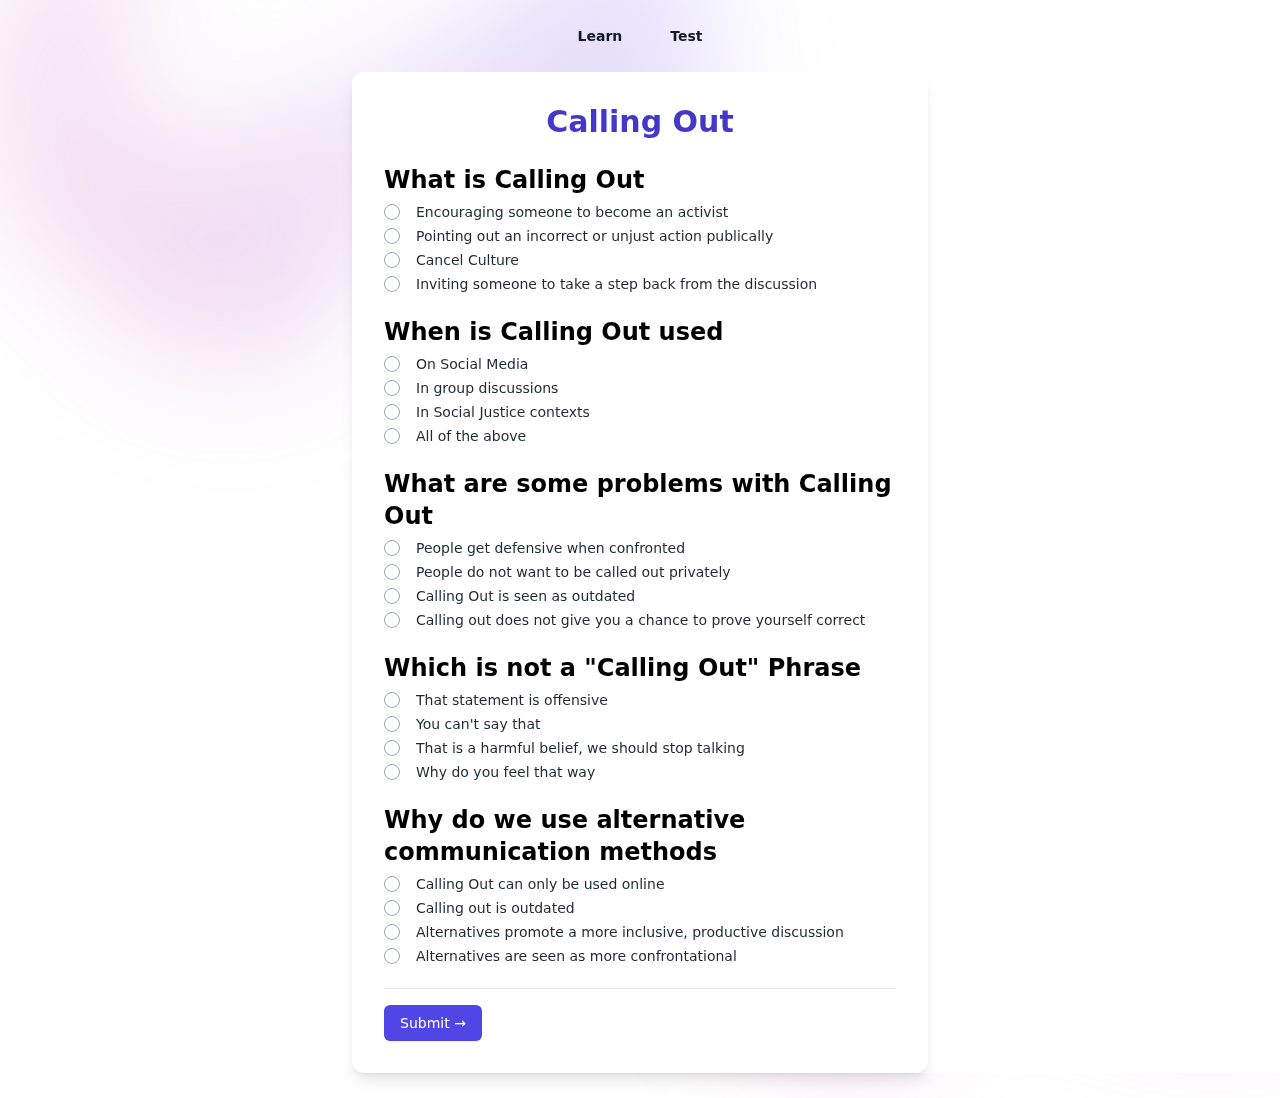
<file: Quizzes/quiz2.html>
<!doctype html>
<html>
<head>
  <meta charset="UTF-8">
  <meta name="viewport" content="width=device-width, initial-scale=1.0">
  <link href="../output.css" rel="stylesheet">
  <title>Calling Out | Be Inclusive!</title>
</head>
<body>
    <div class="bg-white">
        <header class="absolute inset-x-0 top-0 z-50">
          <nav class="flex items-center justify-between p-6 lg:px-8" aria-label="Global">
            <div class="flex lg:flex-1">
            </div>
            <div class="flex lg:hidden">
              <button type="button" class="-m-2.5 inline-flex items-center justify-center rounded-md p-2.5 text-gray-700">
                <span class="sr-only">Open main menu</span>
                <svg class="size-6" fill="none" viewBox="0 0 24 24" stroke-width="1.5" stroke="currentColor" aria-hidden="true" data-slot="icon">
                  <path stroke-linecap="round" stroke-linejoin="round" d="M3.75 6.75h16.5M3.75 12h16.5m-16.5 5.25h16.5" />
                </svg>
              </button>
            </div>
            <div class="hidden lg:flex lg:gap-x-12">
              <a href="#" class="text-sm/6 font-semibold text-gray-900">Learn</a>
              <a href="./Quizzes/quiz1.html" class="text-sm/6 font-semibold text-gray-900">Test</a>
            </div>
            <div class="hidden lg:flex lg:flex-1 lg:justify-end">
            </div>
          </nav>
          <!-- Mobile menu, show/hide based on menu open state. -->
          <div class="lg:hidden" role="dialog" aria-modal="true">
            <!-- Background backdrop, show/hide based on slide-over state. -->
            <div class="fixed inset-0 z-50"></div>
            <div class="fixed inset-y-0 right-0 z-50 w-full overflow-y-auto bg-white px-6 py-6 sm:max-w-sm sm:ring-1 sm:ring-gray-900/10">
              <div class="flex items-center justify-between">
                <a href="#" class="-m-1.5 p-1.5">
                </a>
                <button type="button" class="-m-2.5 rounded-md p-2.5 text-gray-700">
                  <span class="sr-only">Close menu</span>
                  <svg class="size-6" fill="none" viewBox="0 0 24 24" stroke-width="1.5" stroke="currentColor" aria-hidden="true" data-slot="icon">
                    <path stroke-linecap="round" stroke-linejoin="round" d="M6 18 18 6M6 6l12 12" />
                  </svg>
                </button>
              </div>
              <div class="mt-6 flow-root">
                <div class="-my-6 divide-y divide-gray-500/10">
                  <div class="space-y-2 py-6">
                    <a href="#" class="-mx-3 block rounded-lg px-3 py-2 text-base/7 font-semibold text-gray-900 hover:bg-gray-50">Learn</a>
                    <a href="#" class="-mx-3 block rounded-lg px-3 py-2 text-base/7 font-semibold text-gray-900 hover:bg-gray-50">Test</a>
                  </div>
                </div>
              </div>
            </div>
          </div>
        </header>
      
        <div class="relative isolate px-6 pt-14 lg:px-8">
          <div class="absolute inset-x-0 -top-40 -z-10 transform-gpu overflow-hidden blur-3xl sm:-top-80" aria-hidden="true">
            <div class="relative left-[calc(50%-11rem)] aspect-[1155/678] w-[36.125rem] -translate-x-1/2 rotate-[30deg] bg-gradient-to-tr from-[#ff80b5] to-[#9089fc] opacity-30 sm:left-[calc(50%-30rem)] sm:w-[72.1875rem]" style="clip-path: polygon(74.1% 44.1%, 100% 61.6%, 97.5% 26.9%, 85.5% 0.1%, 80.7% 2%, 72.5% 32.5%, 60.2% 62.4%, 52.4% 68.1%, 47.5% 58.3%, 45.2% 34.5%, 27.5% 76.7%, 0.1% 64.9%, 17.9% 100%, 27.6% 76.8%, 76.1% 97.7%, 74.1% 44.1%)"></div>
          </div>
          <div class="mx-auto max-w-2xl py-2 sm:py-1 lg:py-2">
            </div>
            <div class="max-w-xl mx-auto bg-white p-8 
				rounded-xl shadow-lg">
		<h1 class="text-3xl font-bold mb-6 text-indigo text-center text-indigo-700">Calling Out</h1>
		<form id="quizForm" class="space-y-4">
            <style>
                .checkbox:checked {
                    border: none;
                }
                .checkbox:checked + .check-icon {
                    display: flex;
                }
            </style>
			<!-- Question 1 -->
			<div class="flex flex-col mb-4">
				<label for="q1" class="text-2xl font-semibold mb-2">
					<span aria-hidden="true" id='q1' class="hidden">⚠️  </span>What is Calling Out
				</label>
				<div class="flex items-center space-x-4 mb-2">
					<div class="bg-white dark:bg-gray-100 rounded-full w-4 h-4 flex flex-shrink-0 justify-center items-center relative">
                        <input aria-labelledby="label1" type="radio" name="q1" value="a" id="q1a" class="checkbox appearance-none focus:opacity-100 focus:ring-2 focus:ring-offset-2 focus:ring-indigo-700 focus:outline-none border rounded-full border-gray-400 absolute cursor-pointer w-full h-full checked:border-none" />
                        <div class="check-icon hidden border-4 border-indigo-700 rounded-full w-full h-full z-1"></div>
                    </div>
                    <label for="'q1a" id="label1" class="ml-2 text-sm leading-4 font-normal text-gray-800 ">Encouraging someone to become an activist</label>
				</div>
				<div class="flex items-center space-x-4 mb-2">
                    <div class="bg-white dark:bg-gray-100 rounded-full w-4 h-4 flex flex-shrink-0 justify-center items-center relative">
                        <input aria-labelledby="label1" type="radio" name="q1" value="b" id="q1b" class="checkbox appearance-none focus:opacity-100 focus:ring-2 focus:ring-offset-2 focus:ring-indigo-700 focus:outline-none border rounded-full border-gray-400 absolute cursor-pointer w-full h-full checked:border-none" />
                        <div class="check-icon hidden border-4 border-indigo-700 rounded-full w-full h-full z-1"></div>
                    </div>
                    <label for="'q1b" id="label1" class="ml-2 text-sm leading-4 font-normal text-gray-800 ">Pointing out an incorrect or unjust action publically</label>
				</div>
				<div class="flex items-center space-x-4 mb-2">
					<div class="bg-white dark:bg-gray-100 rounded-full w-4 h-4 flex flex-shrink-0 justify-center items-center relative">
                        <input aria-labelledby="label1" type="radio" name="q1" value="c" id="q1c" class="checkbox appearance-none focus:opacity-100 focus:ring-2 focus:ring-offset-2 focus:ring-indigo-700 focus:outline-none border rounded-full border-gray-400 absolute cursor-pointer w-full h-full checked:border-none" />
                        <div class="check-icon hidden border-4 border-indigo-700 rounded-full w-full h-full z-1"></div>
                    </div>
                    <label for="'q1c" id="label1" class="ml-2 text-sm leading-4 font-normal text-gray-800 ">Cancel Culture</label>
				</div>
				<div class="flex items-center space-x-4 mb-2">
                    <div class="bg-white dark:bg-gray-100 rounded-full w-4 h-4 flex flex-shrink-0 justify-center items-center relative">
                        <input aria-labelledby="label1" type="radio" name="q1" value="d" id="q1d" class="checkbox appearance-none focus:opacity-100 focus:ring-2 focus:ring-offset-2 focus:ring-indigo-700 focus:outline-none border rounded-full border-gray-400 absolute cursor-pointer w-full h-full checked:border-none" />
                        <div class="check-icon hidden border-4 border-indigo-700 rounded-full w-full h-full z-1"></div>
                    </div>
                    <label for="'q1d" id="label1" class="ml-2 text-sm leading-4 font-normal text-gray-800 ">Inviting someone to take a step back from the discussion</label>

				</div>
			</div>

			<div class="flex flex-col mb-4">
				<label for="q2" class="text-2xl font-semibold mb-2">
					<span aria-hidden="true" id='q2' class="hidden">⚠️  </span>When is Calling Out used
				</label>
				<div class="flex items-center space-x-4 mb-2">
					<div class="bg-white dark:bg-gray-100 rounded-full w-4 h-4 flex flex-shrink-0 justify-center items-center relative">
                        <input aria-labelledby="label1" type="radio" name="q2" value="a" id="q2a" class="checkbox appearance-none focus:opacity-100 focus:ring-2 focus:ring-offset-2 focus:ring-indigo-700 focus:outline-none border rounded-full border-gray-400 absolute cursor-pointer w-full h-full checked:border-none" />
                        <div class="check-icon hidden border-4 border-indigo-700 rounded-full w-full h-full z-1"></div>
                    </div>
                    <label for="'q2a" id="label1" class="ml-2 text-sm leading-4 font-normal text-gray-800 ">On Social Media</label>
				</div>
				<div class="flex items-center space-x-4 mb-2">
                    <div class="bg-white dark:bg-gray-100 rounded-full w-4 h-4 flex flex-shrink-0 justify-center items-center relative">
                        <input aria-labelledby="label1" type="radio" name="q2" value="b" id="q2b" class="checkbox appearance-none focus:opacity-100 focus:ring-2 focus:ring-offset-2 focus:ring-indigo-700 focus:outline-none border rounded-full border-gray-400 absolute cursor-pointer w-full h-full checked:border-none" />
                        <div class="check-icon hidden border-4 border-indigo-700 rounded-full w-full h-full z-1"></div>
                    </div>
                    <label for="'q2b" id="label1" class="ml-2 text-sm leading-4 font-normal text-gray-800 ">In group discussions</label>
				</div>
				<div class="flex items-center space-x-4 mb-2">
					<div class="bg-white dark:bg-gray-100 rounded-full w-4 h-4 flex flex-shrink-0 justify-center items-center relative">
                        <input aria-labelledby="label1" type="radio" name="q2" value="c" id="q2c" class="checkbox appearance-none focus:opacity-100 focus:ring-2 focus:ring-offset-2 focus:ring-indigo-700 focus:outline-none border rounded-full border-gray-400 absolute cursor-pointer w-full h-full checked:border-none" />
                        <div class="check-icon hidden border-4 border-indigo-700 rounded-full w-full h-full z-1"></div>
                    </div>
                    <label for="'q2c" id="label1" class="ml-2 text-sm leading-4 font-normal text-gray-800 ">In Social Justice contexts</label>
				</div>
				<div class="flex items-center space-x-4 mb-2">
                    <div class="bg-white dark:bg-gray-100 rounded-full w-4 h-4 flex flex-shrink-0 justify-center items-center relative">
                        <input aria-labelledby="label1" type="radio" name="q2" value="d" id="q2d" class="checkbox appearance-none focus:opacity-100 focus:ring-2 focus:ring-offset-2 focus:ring-indigo-700 focus:outline-none border rounded-full border-gray-400 absolute cursor-pointer w-full h-full checked:border-none" />
                        <div class="check-icon hidden border-4 border-indigo-700 rounded-full w-full h-full z-1"></div>
                    </div>
                    <label for="'q2d" id="label1" class="ml-2 text-sm leading-4 font-normal text-gray-800 ">All of the above</label>

				</div>
			</div>


			<div class="flex flex-col mb-4">
				<label for="q3" class="text-2xl font-semibold mb-2">
					<span aria-hidden="true" id='q3' class="hidden">⚠️  </span>What are some problems with Calling Out
				</label>
				<div class="flex items-center space-x-4 mb-2">
					<div class="bg-white dark:bg-gray-100 rounded-full w-4 h-4 flex flex-shrink-0 justify-center items-center relative">
                        <input aria-labelledby="label1" type="radio" name="q3" value="a" id="q3a" class="checkbox appearance-none focus:opacity-100 focus:ring-2 focus:ring-offset-2 focus:ring-indigo-700 focus:outline-none border rounded-full border-gray-400 absolute cursor-pointer w-full h-full checked:border-none" />
                        <div class="check-icon hidden border-4 border-indigo-700 rounded-full w-full h-full z-1"></div>
                    </div>
                    <label for="'q3a" id="label1" class="ml-2 text-sm leading-4 font-normal text-gray-800 ">People get defensive when confronted</label>
				</div>
				<div class="flex items-center space-x-4 mb-2">
                    <div class="bg-white dark:bg-gray-100 rounded-full w-4 h-4 flex flex-shrink-0 justify-center items-center relative">
                        <input aria-labelledby="label1" type="radio" name="q3" value="b" id="q3b" class="checkbox appearance-none focus:opacity-100 focus:ring-2 focus:ring-offset-2 focus:ring-indigo-700 focus:outline-none border rounded-full border-gray-400 absolute cursor-pointer w-full h-full checked:border-none" />
                        <div class="check-icon hidden border-4 border-indigo-700 rounded-full w-full h-full z-1"></div>
                    </div>
                    <label for="'q3b" id="label1" class="ml-2 text-sm leading-4 font-normal text-gray-800 ">People do not want to be called out privately</label>
				</div>
				<div class="flex items-center space-x-4 mb-2">
					<div class="bg-white dark:bg-gray-100 rounded-full w-4 h-4 flex flex-shrink-0 justify-center items-center relative">
                        <input aria-labelledby="label1" type="radio" name="q3" value="c" id="q3c" class="checkbox appearance-none focus:opacity-100 focus:ring-2 focus:ring-offset-2 focus:ring-indigo-700 focus:outline-none border rounded-full border-gray-400 absolute cursor-pointer w-full h-full checked:border-none" />
                        <div class="check-icon hidden border-4 border-indigo-700 rounded-full w-full h-full z-1"></div>
                    </div>
                    <label for="'q3c" id="label1" class="ml-2 text-sm leading-4 font-normal text-gray-800 ">Calling Out is seen as outdated</label>
				</div>
				<div class="flex items-center space-x-4 mb-2">
                    <div class="bg-white dark:bg-gray-100 rounded-full w-4 h-4 flex flex-shrink-0 justify-center items-center relative">
                        <input aria-labelledby="label1" type="radio" name="q3" value="d" id="q3d" class="checkbox appearance-none focus:opacity-100 focus:ring-2 focus:ring-offset-2 focus:ring-indigo-700 focus:outline-none border rounded-full border-gray-400 absolute cursor-pointer w-full h-full checked:border-none" />
                        <div class="check-icon hidden border-4 border-indigo-700 rounded-full w-full h-full z-1"></div>
                    </div>
                    <label for="'q3d" id="label1" class="ml-2 text-sm leading-4 font-normal text-gray-800 ">Calling out does not give you a chance to prove yourself correct</label>

				</div>
			</div>

			<div class="flex flex-col mb-4">
				<label for="q4" class="text-2xl font-semibold mb-2">
					<span aria-hidden="true" id='q4' class="hidden">⚠️  </span>Which is not a "Calling Out" Phrase
				</label>
				<div class="flex items-center space-x-4 mb-2">
					<div class="bg-white dark:bg-gray-100 rounded-full w-4 h-4 flex flex-shrink-0 justify-center items-center relative">
                        <input aria-labelledby="label1" type="radio" name="q4" value="a" id="q4a" class="checkbox appearance-none focus:opacity-100 focus:ring-2 focus:ring-offset-2 focus:ring-indigo-700 focus:outline-none border rounded-full border-gray-400 absolute cursor-pointer w-full h-full checked:border-none" />
                        <div class="check-icon hidden border-4 border-indigo-700 rounded-full w-full h-full z-1"></div>
                    </div>
                    <label for="'q4a" id="label1" class="ml-2 text-sm leading-4 font-normal text-gray-800 ">That statement is offensive</label>
				</div>
				<div class="flex items-center space-x-4 mb-2">
                    <div class="bg-white dark:bg-gray-100 rounded-full w-4 h-4 flex flex-shrink-0 justify-center items-center relative">
                        <input aria-labelledby="label1" type="radio" name="q4" value="b" id="q4b" class="checkbox appearance-none focus:opacity-100 focus:ring-2 focus:ring-offset-2 focus:ring-indigo-700 focus:outline-none border rounded-full border-gray-400 absolute cursor-pointer w-full h-full checked:border-none" />
                        <div class="check-icon hidden border-4 border-indigo-700 rounded-full w-full h-full z-1"></div>
                    </div>
                    <label for="'q4b" id="label1" class="ml-2 text-sm leading-4 font-normal text-gray-800 ">You can't say that</label>
				</div>
				<div class="flex items-center space-x-4 mb-2">
					<div class="bg-white dark:bg-gray-100 rounded-full w-4 h-4 flex flex-shrink-0 justify-center items-center relative">
                        <input aria-labelledby="label1" type="radio" name="q4" value="c" id="q4c" class="checkbox appearance-none focus:opacity-100 focus:ring-2 focus:ring-offset-2 focus:ring-indigo-700 focus:outline-none border rounded-full border-gray-400 absolute cursor-pointer w-full h-full checked:border-none" />
                        <div class="check-icon hidden border-4 border-indigo-700 rounded-full w-full h-full z-1"></div>
                    </div>
                    <label for="'q4c" id="label1" class="ml-2 text-sm leading-4 font-normal text-gray-800 ">That is a harmful belief, we should stop talking</label>
				</div>
				<div class="flex items-center space-x-4 mb-2">
                    <div class="bg-white dark:bg-gray-100 rounded-full w-4 h-4 flex flex-shrink-0 justify-center items-center relative">
                        <input aria-labelledby="label1" type="radio" name="q4" value="d" id="q4d" class="checkbox appearance-none focus:opacity-100 focus:ring-2 focus:ring-offset-2 focus:ring-indigo-700 focus:outline-none border rounded-full border-gray-400 absolute cursor-pointer w-full h-full checked:border-none" />
                        <div class="check-icon hidden border-4 border-indigo-700 rounded-full w-full h-full z-1"></div>
                    </div>
                    <label for="'q4d" id="label1" class="ml-2 text-sm leading-4 font-normal text-gray-800 ">Why do you feel that way</label>

				</div>
			</div>

			<div class="flex flex-col mb-4">
				<label for="q5" class="text-2xl font-semibold mb-2">
					<span aria-hidden="true" id='q5' class="hidden">⚠️  </span>Why do we use alternative communication methods
				</label>
				<div class="flex items-center space-x-4 mb-2">
					<div class="bg-white dark:bg-gray-100 rounded-full w-4 h-4 flex flex-shrink-0 justify-center items-center relative">
                        <input aria-labelledby="label1" type="radio" name="q5" value="a" id="q5a" class="checkbox appearance-none focus:opacity-100 focus:ring-2 focus:ring-offset-2 focus:ring-indigo-700 focus:outline-none border rounded-full border-gray-400 absolute cursor-pointer w-full h-full checked:border-none" />
                        <div class="check-icon hidden border-4 border-indigo-700 rounded-full w-full h-full z-1"></div>
                    </div>
                    <label for="'q5a" id="label1" class="ml-2 text-sm leading-4 font-normal text-gray-800 ">Calling Out can only be used online</label>
				</div>
				<div class="flex items-center space-x-4 mb-2">
                    <div class="bg-white dark:bg-gray-100 rounded-full w-4 h-4 flex flex-shrink-0 justify-center items-center relative">
                        <input aria-labelledby="label1" type="radio" name="q5" value="b" id="q5b" class="checkbox appearance-none focus:opacity-100 focus:ring-2 focus:ring-offset-2 focus:ring-indigo-700 focus:outline-none border rounded-full border-gray-400 absolute cursor-pointer w-full h-full checked:border-none" />
                        <div class="check-icon hidden border-4 border-indigo-700 rounded-full w-full h-full z-1"></div>
                    </div>
                    <label for="'q5b" id="label1" class="ml-2 text-sm leading-4 font-normal text-gray-800 ">Calling out is outdated</label>
				</div>
				<div class="flex items-center space-x-4 mb-2">
					<div class="bg-white dark:bg-gray-100 rounded-full w-4 h-4 flex flex-shrink-0 justify-center items-center relative">
                        <input aria-labelledby="label1" type="radio" name="q5" value="c" id="q5c" class="checkbox appearance-none focus:opacity-100 focus:ring-2 focus:ring-offset-2 focus:ring-indigo-700 focus:outline-none border rounded-full border-gray-400 absolute cursor-pointer w-full h-full checked:border-none" />
                        <div class="check-icon hidden border-4 border-indigo-700 rounded-full w-full h-full z-1"></div>
                    </div>
                    <label for="'q5c" id="label1" class="ml-2 text-sm leading-4 font-normal text-gray-800 ">Alternatives promote a more inclusive, productive discussion</label>
				</div>
				<div class="flex items-center space-x-4 mb-2">
                    <div class="bg-white dark:bg-gray-100 rounded-full w-4 h-4 flex flex-shrink-0 justify-center items-center relative">
                        <input aria-labelledby="label1" type="radio" name="q5" value="d" id="q5d" class="checkbox appearance-none focus:opacity-100 focus:ring-2 focus:ring-offset-2 focus:ring-indigo-700 focus:outline-none border rounded-full border-gray-400 absolute cursor-pointer w-full h-full checked:border-none" />
                        <div class="check-icon hidden border-4 border-indigo-700 rounded-full w-full h-full z-1"></div>
                    </div>
                    <label for="'q5d" id="label1" class="ml-2 text-sm leading-4 font-normal text-gray-800 ">Alternatives are seen as more confrontational</label>

				</div>
			</div>
			

			<hr>

			<!-- Navigation Buttons -->
			<button type="button" onclick="submitQuiz()"
					class="bg-indigo-600 text-white text-sm px-4 py-2 
					rounded-md mt-8 shadow-sm">
				Submit   <span aria-hidden="true">→</span>
			</button>
		</form>

		<div id="result" class="mt-8 hidden">
			<h2 class="text-2xl text-indigo-700 font-bold mb-4 text-center">
				Quiz Result
			</h2>
			<p id="score" class="text-lg 
								font-semibold mb-2 
								text-center">
			</p>
			<p id="feedback" class="text-gray-700 text-center"></p>
      <a href="../callingin.html"><button type="button" id="goodbutton" class="bg-indigo-600 text-white text-sm px-4 py-2 rounded-md mt-8 shadow-sm hidden">
        Next   <span aria-hidden="true">→</span>
      </button></a>
      <a href="../callingout.html"><button type="button" id="badbutton" class="bg-indigo-600 text-white text-sm px-4 py-2 rounded-md mt-8 shadow-sm hidden">
        <span aria-hidden="true">←</span>   Review
      </button></a>
		</div>
	</div>

	<script src="./q2script.js">

	</script>
          </div>
          <div class="absolute inset-x-0 top-[calc(100%-13rem)] -z-10 transform-gpu blur-3xl sm:top-[calc(100%-30rem)] overflow-hidden" aria-hidden="true">
            <div class="relative left-[calc(50%+3rem)] aspect-[1155/678] w-[36.125rem] -translate-x-1/2 bg-gradient-to-tr from-[#ff80b5] to-[#9089fc] opacity-30 sm:left-[calc(50%+36rem)] sm:w-[72.1875rem] overflow-hidden" style="clip-path: polygon(74.1% 44.1%, 100% 61.6%, 97.5% 26.9%, 85.5% 0.1%, 80.7% 2%, 72.5% 32.5%, 60.2% 62.4%, 52.4% 68.1%, 47.5% 58.3%, 45.2% 34.5%, 27.5% 76.7%, 0.1% 64.9%, 17.9% 100%, 27.6% 76.8%, 76.1% 97.7%, 74.1% 44.1%)"></div>
          </div>
        </div>
      </div>
</body>
</html>
</file>
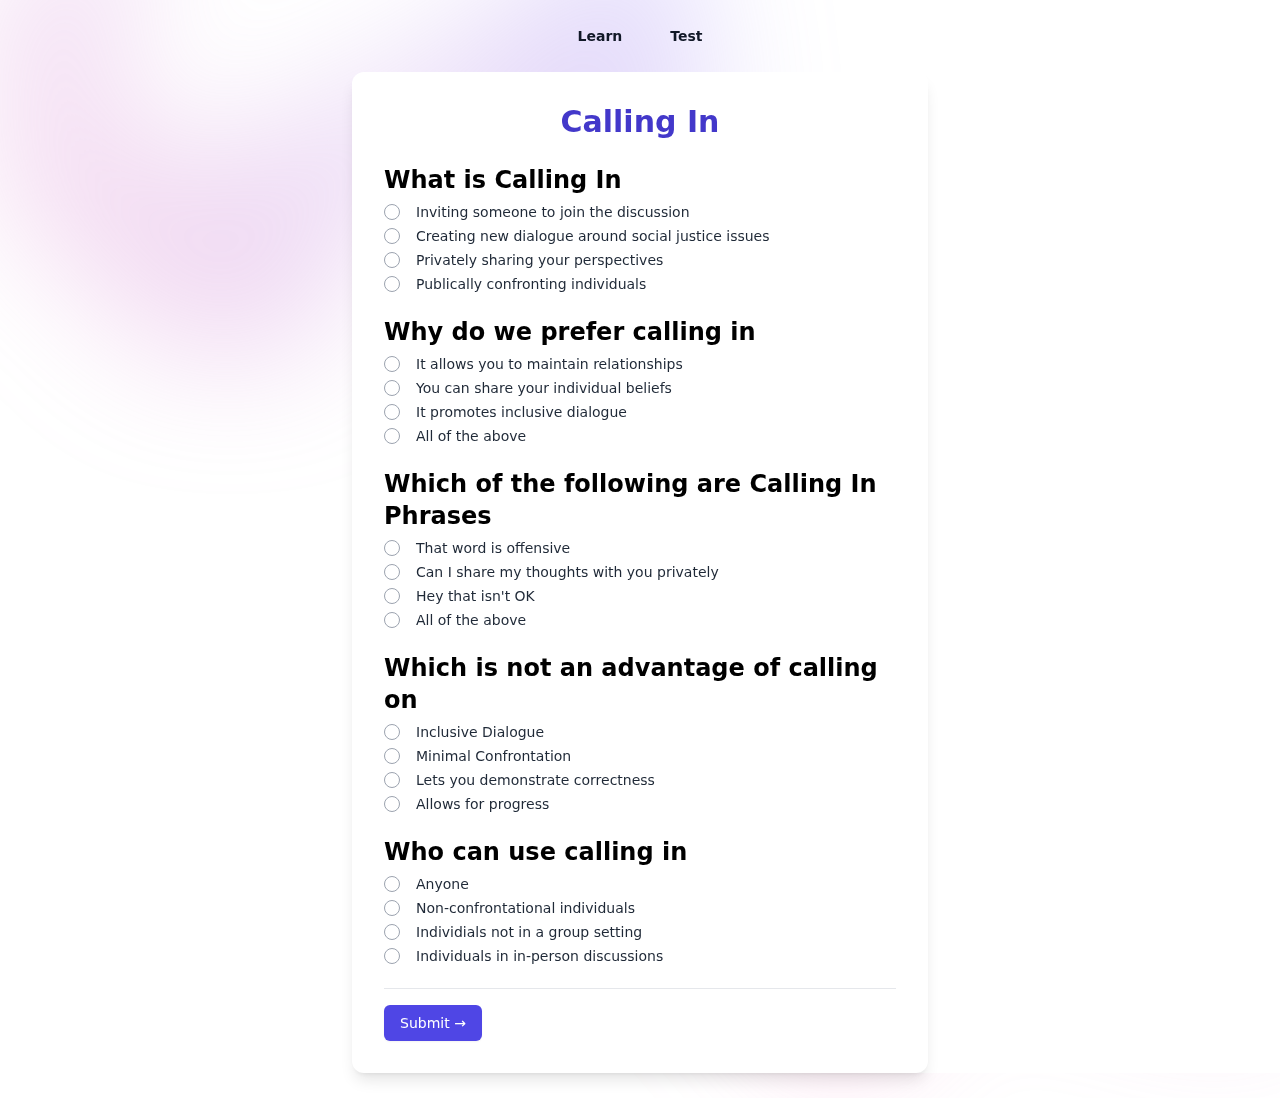
<file: Quizzes/quiz3.html>
<!doctype html>
<html>
<head>
  <meta charset="UTF-8">
  <meta name="viewport" content="width=device-width, initial-scale=1.0">
  <link href="../output.css" rel="stylesheet">
  <title>Calling In | Be Inclusive!</title>
</head>
<body>
    <div class="bg-white">
        <header class="absolute inset-x-0 top-0 z-50">
          <nav class="flex items-center justify-between p-6 lg:px-8" aria-label="Global">
            <div class="flex lg:flex-1">
            </div>
            <div class="flex lg:hidden">
              <button type="button" class="-m-2.5 inline-flex items-center justify-center rounded-md p-2.5 text-gray-700">
                <span class="sr-only">Open main menu</span>
                <svg class="size-6" fill="none" viewBox="0 0 24 24" stroke-width="1.5" stroke="currentColor" aria-hidden="true" data-slot="icon">
                  <path stroke-linecap="round" stroke-linejoin="round" d="M3.75 6.75h16.5M3.75 12h16.5m-16.5 5.25h16.5" />
                </svg>
              </button>
            </div>
            <div class="hidden lg:flex lg:gap-x-12">
              <a href="#" class="text-sm/6 font-semibold text-gray-900">Learn</a>
              <a href="./Quizzes/quiz1.html" class="text-sm/6 font-semibold text-gray-900">Test</a>
            </div>
            <div class="hidden lg:flex lg:flex-1 lg:justify-end">
            </div>
          </nav>
          <!-- Mobile menu, show/hide based on menu open state. -->
          <div class="lg:hidden" role="dialog" aria-modal="true">
            <!-- Background backdrop, show/hide based on slide-over state. -->
            <div class="fixed inset-0 z-50"></div>
            <div class="fixed inset-y-0 right-0 z-50 w-full overflow-y-auto bg-white px-6 py-6 sm:max-w-sm sm:ring-1 sm:ring-gray-900/10">
              <div class="flex items-center justify-between">
                <a href="#" class="-m-1.5 p-1.5">
                </a>
                <button type="button" class="-m-2.5 rounded-md p-2.5 text-gray-700">
                  <span class="sr-only">Close menu</span>
                  <svg class="size-6" fill="none" viewBox="0 0 24 24" stroke-width="1.5" stroke="currentColor" aria-hidden="true" data-slot="icon">
                    <path stroke-linecap="round" stroke-linejoin="round" d="M6 18 18 6M6 6l12 12" />
                  </svg>
                </button>
              </div>
              <div class="mt-6 flow-root">
                <div class="-my-6 divide-y divide-gray-500/10">
                  <div class="space-y-2 py-6">
                    <a href="#" class="-mx-3 block rounded-lg px-3 py-2 text-base/7 font-semibold text-gray-900 hover:bg-gray-50">Learn</a>
                    <a href="#" class="-mx-3 block rounded-lg px-3 py-2 text-base/7 font-semibold text-gray-900 hover:bg-gray-50">Test</a>
                  </div>
                </div>
              </div>
            </div>
          </div>
        </header>
      
        <div class="relative isolate px-6 pt-14 lg:px-8">
          <div class="absolute inset-x-0 -top-40 -z-10 transform-gpu overflow-hidden blur-3xl sm:-top-80" aria-hidden="true">
            <div class="relative left-[calc(50%-11rem)] aspect-[1155/678] w-[36.125rem] -translate-x-1/2 rotate-[30deg] bg-gradient-to-tr from-[#ff80b5] to-[#9089fc] opacity-30 sm:left-[calc(50%-30rem)] sm:w-[72.1875rem]" style="clip-path: polygon(74.1% 44.1%, 100% 61.6%, 97.5% 26.9%, 85.5% 0.1%, 80.7% 2%, 72.5% 32.5%, 60.2% 62.4%, 52.4% 68.1%, 47.5% 58.3%, 45.2% 34.5%, 27.5% 76.7%, 0.1% 64.9%, 17.9% 100%, 27.6% 76.8%, 76.1% 97.7%, 74.1% 44.1%)"></div>
          </div>
          <div class="mx-auto max-w-2xl py-2 sm:py-1 lg:py-2">
            </div>
            <div class="max-w-xl mx-auto bg-white p-8 
				rounded-xl shadow-lg">
		<h1 class="text-3xl font-bold mb-6 text-indigo text-center text-indigo-700">Calling In</h1>
		<form id="quizForm" class="space-y-4">
            <style>
                .checkbox:checked {
                    border: none;
                }
                .checkbox:checked + .check-icon {
                    display: flex;
                }
            </style>
			<!-- Question 1 -->
			<div class="flex flex-col mb-4">
				<label for="q1" class="text-2xl font-semibold mb-2">
					<span aria-hidden="true" id='q1' class="hidden">⚠️  </span>What is Calling In
				</label>
				<div class="flex items-center space-x-4 mb-2">
					<div class="bg-white dark:bg-gray-100 rounded-full w-4 h-4 flex flex-shrink-0 justify-center items-center relative">
                        <input aria-labelledby="label1" type="radio" name="q1" value="a" id="q1a" class="checkbox appearance-none focus:opacity-100 focus:ring-2 focus:ring-offset-2 focus:ring-indigo-700 focus:outline-none border rounded-full border-gray-400 absolute cursor-pointer w-full h-full checked:border-none" />
                        <div class="check-icon hidden border-4 border-indigo-700 rounded-full w-full h-full z-1"></div>
                    </div>
                    <label for="'q1a" id="label1" class="ml-2 text-sm leading-4 font-normal text-gray-800 ">Inviting someone to join the discussion</label>
				</div>
				<div class="flex items-center space-x-4 mb-2">
                    <div class="bg-white dark:bg-gray-100 rounded-full w-4 h-4 flex flex-shrink-0 justify-center items-center relative">
                        <input aria-labelledby="label1" type="radio" name="q1" value="b" id="q1b" class="checkbox appearance-none focus:opacity-100 focus:ring-2 focus:ring-offset-2 focus:ring-indigo-700 focus:outline-none border rounded-full border-gray-400 absolute cursor-pointer w-full h-full checked:border-none" />
                        <div class="check-icon hidden border-4 border-indigo-700 rounded-full w-full h-full z-1"></div>
                    </div>
                    <label for="'q1b" id="label1" class="ml-2 text-sm leading-4 font-normal text-gray-800 ">Creating new dialogue around social justice issues</label>
				</div>
				<div class="flex items-center space-x-4 mb-2">
					<div class="bg-white dark:bg-gray-100 rounded-full w-4 h-4 flex flex-shrink-0 justify-center items-center relative">
                        <input aria-labelledby="label1" type="radio" name="q1" value="c" id="q1c" class="checkbox appearance-none focus:opacity-100 focus:ring-2 focus:ring-offset-2 focus:ring-indigo-700 focus:outline-none border rounded-full border-gray-400 absolute cursor-pointer w-full h-full checked:border-none" />
                        <div class="check-icon hidden border-4 border-indigo-700 rounded-full w-full h-full z-1"></div>
                    </div>
                    <label for="'q1c" id="label1" class="ml-2 text-sm leading-4 font-normal text-gray-800 ">Privately sharing your perspectives</label>
				</div>
				<div class="flex items-center space-x-4 mb-2">
                    <div class="bg-white dark:bg-gray-100 rounded-full w-4 h-4 flex flex-shrink-0 justify-center items-center relative">
                        <input aria-labelledby="label1" type="radio" name="q1" value="d" id="q1d" class="checkbox appearance-none focus:opacity-100 focus:ring-2 focus:ring-offset-2 focus:ring-indigo-700 focus:outline-none border rounded-full border-gray-400 absolute cursor-pointer w-full h-full checked:border-none" />
                        <div class="check-icon hidden border-4 border-indigo-700 rounded-full w-full h-full z-1"></div>
                    </div>
                    <label for="'q1d" id="label1" class="ml-2 text-sm leading-4 font-normal text-gray-800 ">Publically confronting individuals</label>

				</div>
			</div>

			<div class="flex flex-col mb-4">
				<label for="q2" class="text-2xl font-semibold mb-2">
					<span aria-hidden="true" id='q2' class="hidden">⚠️  </span>Why do we prefer calling in
				</label>
				<div class="flex items-center space-x-4 mb-2">
					<div class="bg-white dark:bg-gray-100 rounded-full w-4 h-4 flex flex-shrink-0 justify-center items-center relative">
                        <input aria-labelledby="label1" type="radio" name="q2" value="a" id="q2a" class="checkbox appearance-none focus:opacity-100 focus:ring-2 focus:ring-offset-2 focus:ring-indigo-700 focus:outline-none border rounded-full border-gray-400 absolute cursor-pointer w-full h-full checked:border-none" />
                        <div class="check-icon hidden border-4 border-indigo-700 rounded-full w-full h-full z-1"></div>
                    </div>
                    <label for="'q2a" id="label1" class="ml-2 text-sm leading-4 font-normal text-gray-800 ">It allows you to maintain relationships</label>
				</div>
				<div class="flex items-center space-x-4 mb-2">
                    <div class="bg-white dark:bg-gray-100 rounded-full w-4 h-4 flex flex-shrink-0 justify-center items-center relative">
                        <input aria-labelledby="label1" type="radio" name="q2" value="b" id="q2b" class="checkbox appearance-none focus:opacity-100 focus:ring-2 focus:ring-offset-2 focus:ring-indigo-700 focus:outline-none border rounded-full border-gray-400 absolute cursor-pointer w-full h-full checked:border-none" />
                        <div class="check-icon hidden border-4 border-indigo-700 rounded-full w-full h-full z-1"></div>
                    </div>
                    <label for="'q2b" id="label1" class="ml-2 text-sm leading-4 font-normal text-gray-800 ">You can share your individual beliefs</label>
				</div>
				<div class="flex items-center space-x-4 mb-2">
					<div class="bg-white dark:bg-gray-100 rounded-full w-4 h-4 flex flex-shrink-0 justify-center items-center relative">
                        <input aria-labelledby="label1" type="radio" name="q2" value="c" id="q2c" class="checkbox appearance-none focus:opacity-100 focus:ring-2 focus:ring-offset-2 focus:ring-indigo-700 focus:outline-none border rounded-full border-gray-400 absolute cursor-pointer w-full h-full checked:border-none" />
                        <div class="check-icon hidden border-4 border-indigo-700 rounded-full w-full h-full z-1"></div>
                    </div>
                    <label for="'q2c" id="label1" class="ml-2 text-sm leading-4 font-normal text-gray-800 ">It promotes inclusive dialogue</label>
				</div>
				<div class="flex items-center space-x-4 mb-2">
                    <div class="bg-white dark:bg-gray-100 rounded-full w-4 h-4 flex flex-shrink-0 justify-center items-center relative">
                        <input aria-labelledby="label1" type="radio" name="q2" value="d" id="q2d" class="checkbox appearance-none focus:opacity-100 focus:ring-2 focus:ring-offset-2 focus:ring-indigo-700 focus:outline-none border rounded-full border-gray-400 absolute cursor-pointer w-full h-full checked:border-none" />
                        <div class="check-icon hidden border-4 border-indigo-700 rounded-full w-full h-full z-1"></div>
                    </div>
                    <label for="'q2d" id="label1" class="ml-2 text-sm leading-4 font-normal text-gray-800 ">All of the above</label>

				</div>
			</div>


			<div class="flex flex-col mb-4">
				<label for="q3" class="text-2xl font-semibold mb-2">
					<span aria-hidden="true" id='q3' class="hidden">⚠️  </span>Which of the following are Calling In Phrases
				</label>
				<div class="flex items-center space-x-4 mb-2">
					<div class="bg-white dark:bg-gray-100 rounded-full w-4 h-4 flex flex-shrink-0 justify-center items-center relative">
                        <input aria-labelledby="label1" type="radio" name="q3" value="a" id="q3a" class="checkbox appearance-none focus:opacity-100 focus:ring-2 focus:ring-offset-2 focus:ring-indigo-700 focus:outline-none border rounded-full border-gray-400 absolute cursor-pointer w-full h-full checked:border-none" />
                        <div class="check-icon hidden border-4 border-indigo-700 rounded-full w-full h-full z-1"></div>
                    </div>
                    <label for="'q3a" id="label1" class="ml-2 text-sm leading-4 font-normal text-gray-800 ">That word is offensive</label>
				</div>
				<div class="flex items-center space-x-4 mb-2">
                    <div class="bg-white dark:bg-gray-100 rounded-full w-4 h-4 flex flex-shrink-0 justify-center items-center relative">
                        <input aria-labelledby="label1" type="radio" name="q3" value="b" id="q3b" class="checkbox appearance-none focus:opacity-100 focus:ring-2 focus:ring-offset-2 focus:ring-indigo-700 focus:outline-none border rounded-full border-gray-400 absolute cursor-pointer w-full h-full checked:border-none" />
                        <div class="check-icon hidden border-4 border-indigo-700 rounded-full w-full h-full z-1"></div>
                    </div>
                    <label for="'q3b" id="label1" class="ml-2 text-sm leading-4 font-normal text-gray-800 ">Can I share my thoughts with you privately</label>
				</div>
				<div class="flex items-center space-x-4 mb-2">
					<div class="bg-white dark:bg-gray-100 rounded-full w-4 h-4 flex flex-shrink-0 justify-center items-center relative">
                        <input aria-labelledby="label1" type="radio" name="q3" value="c" id="q3c" class="checkbox appearance-none focus:opacity-100 focus:ring-2 focus:ring-offset-2 focus:ring-indigo-700 focus:outline-none border rounded-full border-gray-400 absolute cursor-pointer w-full h-full checked:border-none" />
                        <div class="check-icon hidden border-4 border-indigo-700 rounded-full w-full h-full z-1"></div>
                    </div>
                    <label for="'q3c" id="label1" class="ml-2 text-sm leading-4 font-normal text-gray-800 ">Hey that isn't OK</label>
				</div>
				<div class="flex items-center space-x-4 mb-2">
                    <div class="bg-white dark:bg-gray-100 rounded-full w-4 h-4 flex flex-shrink-0 justify-center items-center relative">
                        <input aria-labelledby="label1" type="radio" name="q3" value="d" id="q3d" class="checkbox appearance-none focus:opacity-100 focus:ring-2 focus:ring-offset-2 focus:ring-indigo-700 focus:outline-none border rounded-full border-gray-400 absolute cursor-pointer w-full h-full checked:border-none" />
                        <div class="check-icon hidden border-4 border-indigo-700 rounded-full w-full h-full z-1"></div>
                    </div>
                    <label for="'q3d" id="label1" class="ml-2 text-sm leading-4 font-normal text-gray-800 ">All of the above</label>

				</div>
			</div>

			<div class="flex flex-col mb-4">
				<label for="q4" class="text-2xl font-semibold mb-2">
					<span aria-hidden="true" id='q4' class="hidden">⚠️  </span>Which is not an advantage of calling on
				</label>
				<div class="flex items-center space-x-4 mb-2">
					<div class="bg-white dark:bg-gray-100 rounded-full w-4 h-4 flex flex-shrink-0 justify-center items-center relative">
                        <input aria-labelledby="label1" type="radio" name="q4" value="a" id="q4a" class="checkbox appearance-none focus:opacity-100 focus:ring-2 focus:ring-offset-2 focus:ring-indigo-700 focus:outline-none border rounded-full border-gray-400 absolute cursor-pointer w-full h-full checked:border-none" />
                        <div class="check-icon hidden border-4 border-indigo-700 rounded-full w-full h-full z-1"></div>
                    </div>
                    <label for="'q4a" id="label1" class="ml-2 text-sm leading-4 font-normal text-gray-800 ">Inclusive Dialogue</label>
				</div>
				<div class="flex items-center space-x-4 mb-2">
                    <div class="bg-white dark:bg-gray-100 rounded-full w-4 h-4 flex flex-shrink-0 justify-center items-center relative">
                        <input aria-labelledby="label1" type="radio" name="q4" value="b" id="q4b" class="checkbox appearance-none focus:opacity-100 focus:ring-2 focus:ring-offset-2 focus:ring-indigo-700 focus:outline-none border rounded-full border-gray-400 absolute cursor-pointer w-full h-full checked:border-none" />
                        <div class="check-icon hidden border-4 border-indigo-700 rounded-full w-full h-full z-1"></div>
                    </div>
                    <label for="'q4b" id="label1" class="ml-2 text-sm leading-4 font-normal text-gray-800 ">Minimal Confrontation</label>
				</div>
				<div class="flex items-center space-x-4 mb-2">
					<div class="bg-white dark:bg-gray-100 rounded-full w-4 h-4 flex flex-shrink-0 justify-center items-center relative">
                        <input aria-labelledby="label1" type="radio" name="q4" value="c" id="q4c" class="checkbox appearance-none focus:opacity-100 focus:ring-2 focus:ring-offset-2 focus:ring-indigo-700 focus:outline-none border rounded-full border-gray-400 absolute cursor-pointer w-full h-full checked:border-none" />
                        <div class="check-icon hidden border-4 border-indigo-700 rounded-full w-full h-full z-1"></div>
                    </div>
                    <label for="'q4c" id="label1" class="ml-2 text-sm leading-4 font-normal text-gray-800 ">Lets you demonstrate correctness</label>
				</div>
				<div class="flex items-center space-x-4 mb-2">
                    <div class="bg-white dark:bg-gray-100 rounded-full w-4 h-4 flex flex-shrink-0 justify-center items-center relative">
                        <input aria-labelledby="label1" type="radio" name="q4" value="d" id="q4d" class="checkbox appearance-none focus:opacity-100 focus:ring-2 focus:ring-offset-2 focus:ring-indigo-700 focus:outline-none border rounded-full border-gray-400 absolute cursor-pointer w-full h-full checked:border-none" />
                        <div class="check-icon hidden border-4 border-indigo-700 rounded-full w-full h-full z-1"></div>
                    </div>
                    <label for="'q4d" id="label1" class="ml-2 text-sm leading-4 font-normal text-gray-800 ">Allows for progress</label>

				</div>
			</div>

			<div class="flex flex-col mb-4">
				<label for="q5" class="text-2xl font-semibold mb-2">
					<span aria-hidden="true" id='q5' class="hidden">⚠️  </span>Who can use calling in
				</label>
				<div class="flex items-center space-x-4 mb-2">
					<div class="bg-white dark:bg-gray-100 rounded-full w-4 h-4 flex flex-shrink-0 justify-center items-center relative">
                        <input aria-labelledby="label1" type="radio" name="q5" value="a" id="q5a" class="checkbox appearance-none focus:opacity-100 focus:ring-2 focus:ring-offset-2 focus:ring-indigo-700 focus:outline-none border rounded-full border-gray-400 absolute cursor-pointer w-full h-full checked:border-none" />
                        <div class="check-icon hidden border-4 border-indigo-700 rounded-full w-full h-full z-1"></div>
                    </div>
                    <label for="'q5a" id="label1" class="ml-2 text-sm leading-4 font-normal text-gray-800 ">Anyone</label>
				</div>
				<div class="flex items-center space-x-4 mb-2">
                    <div class="bg-white dark:bg-gray-100 rounded-full w-4 h-4 flex flex-shrink-0 justify-center items-center relative">
                        <input aria-labelledby="label1" type="radio" name="q5" value="b" id="q5b" class="checkbox appearance-none focus:opacity-100 focus:ring-2 focus:ring-offset-2 focus:ring-indigo-700 focus:outline-none border rounded-full border-gray-400 absolute cursor-pointer w-full h-full checked:border-none" />
                        <div class="check-icon hidden border-4 border-indigo-700 rounded-full w-full h-full z-1"></div>
                    </div>
                    <label for="'q5b" id="label1" class="ml-2 text-sm leading-4 font-normal text-gray-800 ">Non-confrontational individuals</label>
				</div>
				<div class="flex items-center space-x-4 mb-2">
					<div class="bg-white dark:bg-gray-100 rounded-full w-4 h-4 flex flex-shrink-0 justify-center items-center relative">
                        <input aria-labelledby="label1" type="radio" name="q5" value="c" id="q5c" class="checkbox appearance-none focus:opacity-100 focus:ring-2 focus:ring-offset-2 focus:ring-indigo-700 focus:outline-none border rounded-full border-gray-400 absolute cursor-pointer w-full h-full checked:border-none" />
                        <div class="check-icon hidden border-4 border-indigo-700 rounded-full w-full h-full z-1"></div>
                    </div>
                    <label for="'q5c" id="label1" class="ml-2 text-sm leading-4 font-normal text-gray-800 ">Individials not in a group setting</label>
				</div>
				<div class="flex items-center space-x-4 mb-2">
                    <div class="bg-white dark:bg-gray-100 rounded-full w-4 h-4 flex flex-shrink-0 justify-center items-center relative">
                        <input aria-labelledby="label1" type="radio" name="q5" value="d" id="q5d" class="checkbox appearance-none focus:opacity-100 focus:ring-2 focus:ring-offset-2 focus:ring-indigo-700 focus:outline-none border rounded-full border-gray-400 absolute cursor-pointer w-full h-full checked:border-none" />
                        <div class="check-icon hidden border-4 border-indigo-700 rounded-full w-full h-full z-1"></div>
                    </div>
                    <label for="'q5d" id="label1" class="ml-2 text-sm leading-4 font-normal text-gray-800 ">Individuals in in-person discussions</label>

				</div>
			</div>
			

			<hr>

			<!-- Navigation Buttons -->
			<button type="button" onclick="submitQuiz()"
					class="bg-indigo-600 text-white text-sm px-4 py-2 
					rounded-md mt-8 shadow-sm">
				Submit   <span aria-hidden="true">→</span>
			</button>
		</form>

		<div id="result" class="mt-8 hidden">
			<h2 class="text-2xl text-indigo-700 font-bold mb-4 text-center">
				Quiz Result
			</h2>
			<p id="score" class="text-lg 
								font-semibold mb-2 
								text-center">
			</p>
			<p id="feedback" class="text-gray-700 text-center"></p>
      <a href="../callingon.html"><button type="button" id="goodbutton" class="bg-indigo-600 text-white text-sm px-4 py-2 rounded-md mt-8 shadow-sm hidden">
        Next   <span aria-hidden="true">→</span>
      </button></a>
      <a href="../callingin.html"><button type="button" id="badbutton" class="bg-indigo-600 text-white text-sm px-4 py-2 rounded-md mt-8 shadow-sm hidden">
        <span aria-hidden="true">←</span>   Review
      </button></a>
		</div>
	</div>

	<script src="./q3script.js">

	</script>
          </div>
          <div class="absolute inset-x-0 top-[calc(100%-13rem)] -z-10 transform-gpu blur-3xl sm:top-[calc(100%-30rem)] overflow-hidden" aria-hidden="true">
            <div class="relative left-[calc(50%+3rem)] aspect-[1155/678] w-[36.125rem] -translate-x-1/2 bg-gradient-to-tr from-[#ff80b5] to-[#9089fc] opacity-30 sm:left-[calc(50%+36rem)] sm:w-[72.1875rem] overflow-hidden" style="clip-path: polygon(74.1% 44.1%, 100% 61.6%, 97.5% 26.9%, 85.5% 0.1%, 80.7% 2%, 72.5% 32.5%, 60.2% 62.4%, 52.4% 68.1%, 47.5% 58.3%, 45.2% 34.5%, 27.5% 76.7%, 0.1% 64.9%, 17.9% 100%, 27.6% 76.8%, 76.1% 97.7%, 74.1% 44.1%)"></div>
          </div>
        </div>
      </div>
</body>
</html>
</file>
<file: output.css>
*, ::before, ::after {
  --tw-border-spacing-x: 0;
  --tw-border-spacing-y: 0;
  --tw-translate-x: 0;
  --tw-translate-y: 0;
  --tw-rotate: 0;
  --tw-skew-x: 0;
  --tw-skew-y: 0;
  --tw-scale-x: 1;
  --tw-scale-y: 1;
  --tw-pan-x:  ;
  --tw-pan-y:  ;
  --tw-pinch-zoom:  ;
  --tw-scroll-snap-strictness: proximity;
  --tw-gradient-from-position:  ;
  --tw-gradient-via-position:  ;
  --tw-gradient-to-position:  ;
  --tw-ordinal:  ;
  --tw-slashed-zero:  ;
  --tw-numeric-figure:  ;
  --tw-numeric-spacing:  ;
  --tw-numeric-fraction:  ;
  --tw-ring-inset:  ;
  --tw-ring-offset-width: 0px;
  --tw-ring-offset-color: #fff;
  --tw-ring-color: rgb(59 130 246 / 0.5);
  --tw-ring-offset-shadow: 0 0 #0000;
  --tw-ring-shadow: 0 0 #0000;
  --tw-shadow: 0 0 #0000;
  --tw-shadow-colored: 0 0 #0000;
  --tw-blur:  ;
  --tw-brightness:  ;
  --tw-contrast:  ;
  --tw-grayscale:  ;
  --tw-hue-rotate:  ;
  --tw-invert:  ;
  --tw-saturate:  ;
  --tw-sepia:  ;
  --tw-drop-shadow:  ;
  --tw-backdrop-blur:  ;
  --tw-backdrop-brightness:  ;
  --tw-backdrop-contrast:  ;
  --tw-backdrop-grayscale:  ;
  --tw-backdrop-hue-rotate:  ;
  --tw-backdrop-invert:  ;
  --tw-backdrop-opacity:  ;
  --tw-backdrop-saturate:  ;
  --tw-backdrop-sepia:  ;
  --tw-contain-size:  ;
  --tw-contain-layout:  ;
  --tw-contain-paint:  ;
  --tw-contain-style:  ;
}

::backdrop {
  --tw-border-spacing-x: 0;
  --tw-border-spacing-y: 0;
  --tw-translate-x: 0;
  --tw-translate-y: 0;
  --tw-rotate: 0;
  --tw-skew-x: 0;
  --tw-skew-y: 0;
  --tw-scale-x: 1;
  --tw-scale-y: 1;
  --tw-pan-x:  ;
  --tw-pan-y:  ;
  --tw-pinch-zoom:  ;
  --tw-scroll-snap-strictness: proximity;
  --tw-gradient-from-position:  ;
  --tw-gradient-via-position:  ;
  --tw-gradient-to-position:  ;
  --tw-ordinal:  ;
  --tw-slashed-zero:  ;
  --tw-numeric-figure:  ;
  --tw-numeric-spacing:  ;
  --tw-numeric-fraction:  ;
  --tw-ring-inset:  ;
  --tw-ring-offset-width: 0px;
  --tw-ring-offset-color: #fff;
  --tw-ring-color: rgb(59 130 246 / 0.5);
  --tw-ring-offset-shadow: 0 0 #0000;
  --tw-ring-shadow: 0 0 #0000;
  --tw-shadow: 0 0 #0000;
  --tw-shadow-colored: 0 0 #0000;
  --tw-blur:  ;
  --tw-brightness:  ;
  --tw-contrast:  ;
  --tw-grayscale:  ;
  --tw-hue-rotate:  ;
  --tw-invert:  ;
  --tw-saturate:  ;
  --tw-sepia:  ;
  --tw-drop-shadow:  ;
  --tw-backdrop-blur:  ;
  --tw-backdrop-brightness:  ;
  --tw-backdrop-contrast:  ;
  --tw-backdrop-grayscale:  ;
  --tw-backdrop-hue-rotate:  ;
  --tw-backdrop-invert:  ;
  --tw-backdrop-opacity:  ;
  --tw-backdrop-saturate:  ;
  --tw-backdrop-sepia:  ;
  --tw-contain-size:  ;
  --tw-contain-layout:  ;
  --tw-contain-paint:  ;
  --tw-contain-style:  ;
}

/*
! tailwindcss v3.4.15 | MIT License | https://tailwindcss.com
*/

/*
1. Prevent padding and border from affecting element width. (https://github.com/mozdevs/cssremedy/issues/4)
2. Allow adding a border to an element by just adding a border-width. (https://github.com/tailwindcss/tailwindcss/pull/116)
*/

*,
::before,
::after {
  box-sizing: border-box;
  /* 1 */
  border-width: 0;
  /* 2 */
  border-style: solid;
  /* 2 */
  border-color: #e5e7eb;
  /* 2 */
}

::before,
::after {
  --tw-content: '';
}

/*
1. Use a consistent sensible line-height in all browsers.
2. Prevent adjustments of font size after orientation changes in iOS.
3. Use a more readable tab size.
4. Use the user's configured `sans` font-family by default.
5. Use the user's configured `sans` font-feature-settings by default.
6. Use the user's configured `sans` font-variation-settings by default.
7. Disable tap highlights on iOS
*/

html,
:host {
  line-height: 1.5;
  /* 1 */
  -webkit-text-size-adjust: 100%;
  /* 2 */
  -moz-tab-size: 4;
  /* 3 */
  -o-tab-size: 4;
     tab-size: 4;
  /* 3 */
  font-family: ui-sans-serif, system-ui, sans-serif, "Apple Color Emoji", "Segoe UI Emoji", "Segoe UI Symbol", "Noto Color Emoji";
  /* 4 */
  font-feature-settings: normal;
  /* 5 */
  font-variation-settings: normal;
  /* 6 */
  -webkit-tap-highlight-color: transparent;
  /* 7 */
}

/*
1. Remove the margin in all browsers.
2. Inherit line-height from `html` so users can set them as a class directly on the `html` element.
*/

body {
  margin: 0;
  /* 1 */
  line-height: inherit;
  /* 2 */
}

/*
1. Add the correct height in Firefox.
2. Correct the inheritance of border color in Firefox. (https://bugzilla.mozilla.org/show_bug.cgi?id=190655)
3. Ensure horizontal rules are visible by default.
*/

hr {
  height: 0;
  /* 1 */
  color: inherit;
  /* 2 */
  border-top-width: 1px;
  /* 3 */
}

/*
Add the correct text decoration in Chrome, Edge, and Safari.
*/

abbr:where([title]) {
  -webkit-text-decoration: underline dotted;
          text-decoration: underline dotted;
}

/*
Remove the default font size and weight for headings.
*/

h1,
h2,
h3,
h4,
h5,
h6 {
  font-size: inherit;
  font-weight: inherit;
}

/*
Reset links to optimize for opt-in styling instead of opt-out.
*/

a {
  color: inherit;
  text-decoration: inherit;
}

/*
Add the correct font weight in Edge and Safari.
*/

b,
strong {
  font-weight: bolder;
}

/*
1. Use the user's configured `mono` font-family by default.
2. Use the user's configured `mono` font-feature-settings by default.
3. Use the user's configured `mono` font-variation-settings by default.
4. Correct the odd `em` font sizing in all browsers.
*/

code,
kbd,
samp,
pre {
  font-family: ui-monospace, SFMono-Regular, Menlo, Monaco, Consolas, "Liberation Mono", "Courier New", monospace;
  /* 1 */
  font-feature-settings: normal;
  /* 2 */
  font-variation-settings: normal;
  /* 3 */
  font-size: 1em;
  /* 4 */
}

/*
Add the correct font size in all browsers.
*/

small {
  font-size: 80%;
}

/*
Prevent `sub` and `sup` elements from affecting the line height in all browsers.
*/

sub,
sup {
  font-size: 75%;
  line-height: 0;
  position: relative;
  vertical-align: baseline;
}

sub {
  bottom: -0.25em;
}

sup {
  top: -0.5em;
}

/*
1. Remove text indentation from table contents in Chrome and Safari. (https://bugs.chromium.org/p/chromium/issues/detail?id=999088, https://bugs.webkit.org/show_bug.cgi?id=201297)
2. Correct table border color inheritance in all Chrome and Safari. (https://bugs.chromium.org/p/chromium/issues/detail?id=935729, https://bugs.webkit.org/show_bug.cgi?id=195016)
3. Remove gaps between table borders by default.
*/

table {
  text-indent: 0;
  /* 1 */
  border-color: inherit;
  /* 2 */
  border-collapse: collapse;
  /* 3 */
}

/*
1. Change the font styles in all browsers.
2. Remove the margin in Firefox and Safari.
3. Remove default padding in all browsers.
*/

button,
input,
optgroup,
select,
textarea {
  font-family: inherit;
  /* 1 */
  font-feature-settings: inherit;
  /* 1 */
  font-variation-settings: inherit;
  /* 1 */
  font-size: 100%;
  /* 1 */
  font-weight: inherit;
  /* 1 */
  line-height: inherit;
  /* 1 */
  letter-spacing: inherit;
  /* 1 */
  color: inherit;
  /* 1 */
  margin: 0;
  /* 2 */
  padding: 0;
  /* 3 */
}

/*
Remove the inheritance of text transform in Edge and Firefox.
*/

button,
select {
  text-transform: none;
}

/*
1. Correct the inability to style clickable types in iOS and Safari.
2. Remove default button styles.
*/

button,
input:where([type='button']),
input:where([type='reset']),
input:where([type='submit']) {
  -webkit-appearance: button;
  /* 1 */
  background-color: transparent;
  /* 2 */
  background-image: none;
  /* 2 */
}

/*
Use the modern Firefox focus style for all focusable elements.
*/

:-moz-focusring {
  outline: auto;
}

/*
Remove the additional `:invalid` styles in Firefox. (https://github.com/mozilla/gecko-dev/blob/2f9eacd9d3d995c937b4251a5557d95d494c9be1/layout/style/res/forms.css#L728-L737)
*/

:-moz-ui-invalid {
  box-shadow: none;
}

/*
Add the correct vertical alignment in Chrome and Firefox.
*/

progress {
  vertical-align: baseline;
}

/*
Correct the cursor style of increment and decrement buttons in Safari.
*/

::-webkit-inner-spin-button,
::-webkit-outer-spin-button {
  height: auto;
}

/*
1. Correct the odd appearance in Chrome and Safari.
2. Correct the outline style in Safari.
*/

[type='search'] {
  -webkit-appearance: textfield;
  /* 1 */
  outline-offset: -2px;
  /* 2 */
}

/*
Remove the inner padding in Chrome and Safari on macOS.
*/

::-webkit-search-decoration {
  -webkit-appearance: none;
}

/*
1. Correct the inability to style clickable types in iOS and Safari.
2. Change font properties to `inherit` in Safari.
*/

::-webkit-file-upload-button {
  -webkit-appearance: button;
  /* 1 */
  font: inherit;
  /* 2 */
}

/*
Add the correct display in Chrome and Safari.
*/

summary {
  display: list-item;
}

/*
Removes the default spacing and border for appropriate elements.
*/

blockquote,
dl,
dd,
h1,
h2,
h3,
h4,
h5,
h6,
hr,
figure,
p,
pre {
  margin: 0;
}

fieldset {
  margin: 0;
  padding: 0;
}

legend {
  padding: 0;
}

ol,
ul,
menu {
  list-style: none;
  margin: 0;
  padding: 0;
}

/*
Reset default styling for dialogs.
*/

dialog {
  padding: 0;
}

/*
Prevent resizing textareas horizontally by default.
*/

textarea {
  resize: vertical;
}

/*
1. Reset the default placeholder opacity in Firefox. (https://github.com/tailwindlabs/tailwindcss/issues/3300)
2. Set the default placeholder color to the user's configured gray 400 color.
*/

input::-moz-placeholder, textarea::-moz-placeholder {
  opacity: 1;
  /* 1 */
  color: #9ca3af;
  /* 2 */
}

input::placeholder,
textarea::placeholder {
  opacity: 1;
  /* 1 */
  color: #9ca3af;
  /* 2 */
}

/*
Set the default cursor for buttons.
*/

button,
[role="button"] {
  cursor: pointer;
}

/*
Make sure disabled buttons don't get the pointer cursor.
*/

:disabled {
  cursor: default;
}

/*
1. Make replaced elements `display: block` by default. (https://github.com/mozdevs/cssremedy/issues/14)
2. Add `vertical-align: middle` to align replaced elements more sensibly by default. (https://github.com/jensimmons/cssremedy/issues/14#issuecomment-634934210)
   This can trigger a poorly considered lint error in some tools but is included by design.
*/

img,
svg,
video,
canvas,
audio,
iframe,
embed,
object {
  display: block;
  /* 1 */
  vertical-align: middle;
  /* 2 */
}

/*
Constrain images and videos to the parent width and preserve their intrinsic aspect ratio. (https://github.com/mozdevs/cssremedy/issues/14)
*/

img,
video {
  max-width: 100%;
  height: auto;
}

/* Make elements with the HTML hidden attribute stay hidden by default */

[hidden]:where(:not([hidden="until-found"])) {
  display: none;
}

.sr-only {
  position: absolute;
  width: 1px;
  height: 1px;
  padding: 0;
  margin: -1px;
  overflow: hidden;
  clip: rect(0, 0, 0, 0);
  white-space: nowrap;
  border-width: 0;
}

.fixed {
  position: fixed;
}

.absolute {
  position: absolute;
}

.relative {
  position: relative;
}

.inset-0 {
  inset: 0px;
}

.inset-x-0 {
  left: 0px;
  right: 0px;
}

.inset-y-0 {
  top: 0px;
  bottom: 0px;
}

.-top-40 {
  top: -10rem;
}

.left-\[calc\(50\%\+3rem\)\] {
  left: calc(50% + 3rem);
}

.left-\[calc\(50\%-11rem\)\] {
  left: calc(50% - 11rem);
}

.right-0 {
  right: 0px;
}

.top-0 {
  top: 0px;
}

.top-\[calc\(100\%-13rem\)\] {
  top: calc(100% - 13rem);
}

.isolate {
  isolation: isolate;
}

.-z-10 {
  z-index: -10;
}

.z-50 {
  z-index: 50;
}

.-m-1\.5 {
  margin: -0.375rem;
}

.-m-2\.5 {
  margin: -0.625rem;
}

.-mx-3 {
  margin-left: -0.75rem;
  margin-right: -0.75rem;
}

.-my-6 {
  margin-top: -1.5rem;
  margin-bottom: -1.5rem;
}

.mx-auto {
  margin-left: auto;
  margin-right: auto;
}

.mb-2 {
  margin-bottom: 0.5rem;
}

.mb-4 {
  margin-bottom: 1rem;
}

.mb-6 {
  margin-bottom: 1.5rem;
}

.ml-2 {
  margin-left: 0.5rem;
}

.mt-10 {
  margin-top: 2.5rem;
}

.mt-6 {
  margin-top: 1.5rem;
}

.mt-8 {
  margin-top: 2rem;
}

.block {
  display: block;
}

.flex {
  display: flex;
}

.inline-flex {
  display: inline-flex;
}

.flow-root {
  display: flow-root;
}

.hidden {
  display: none;
}

.aspect-\[1155\/678\] {
  aspect-ratio: 1155/678;
}

.size-6 {
  width: 1.5rem;
  height: 1.5rem;
}

.h-4 {
  height: 1rem;
}

.h-full {
  height: 100%;
}

.w-4 {
  width: 1rem;
}

.w-\[36\.125rem\] {
  width: 36.125rem;
}

.w-full {
  width: 100%;
}

.max-w-2xl {
  max-width: 42rem;
}

.max-w-xl {
  max-width: 36rem;
}

.flex-shrink-0 {
  flex-shrink: 0;
}

.-translate-x-1\/2 {
  --tw-translate-x: -50%;
  transform: translate(var(--tw-translate-x), var(--tw-translate-y)) rotate(var(--tw-rotate)) skewX(var(--tw-skew-x)) skewY(var(--tw-skew-y)) scaleX(var(--tw-scale-x)) scaleY(var(--tw-scale-y));
}

.rotate-\[30deg\] {
  --tw-rotate: 30deg;
  transform: translate(var(--tw-translate-x), var(--tw-translate-y)) rotate(var(--tw-rotate)) skewX(var(--tw-skew-x)) skewY(var(--tw-skew-y)) scaleX(var(--tw-scale-x)) scaleY(var(--tw-scale-y));
}

.transform-gpu {
  transform: translate3d(var(--tw-translate-x), var(--tw-translate-y), 0) rotate(var(--tw-rotate)) skewX(var(--tw-skew-x)) skewY(var(--tw-skew-y)) scaleX(var(--tw-scale-x)) scaleY(var(--tw-scale-y));
}

.cursor-pointer {
  cursor: pointer;
}

.appearance-none {
  -webkit-appearance: none;
     -moz-appearance: none;
          appearance: none;
}

.flex-col {
  flex-direction: column;
}

.items-center {
  align-items: center;
}

.justify-center {
  justify-content: center;
}

.justify-between {
  justify-content: space-between;
}

.gap-x-6 {
  -moz-column-gap: 1.5rem;
       column-gap: 1.5rem;
}

.space-x-4 > :not([hidden]) ~ :not([hidden]) {
  --tw-space-x-reverse: 0;
  margin-right: calc(1rem * var(--tw-space-x-reverse));
  margin-left: calc(1rem * calc(1 - var(--tw-space-x-reverse)));
}

.space-y-2 > :not([hidden]) ~ :not([hidden]) {
  --tw-space-y-reverse: 0;
  margin-top: calc(0.5rem * calc(1 - var(--tw-space-y-reverse)));
  margin-bottom: calc(0.5rem * var(--tw-space-y-reverse));
}

.space-y-4 > :not([hidden]) ~ :not([hidden]) {
  --tw-space-y-reverse: 0;
  margin-top: calc(1rem * calc(1 - var(--tw-space-y-reverse)));
  margin-bottom: calc(1rem * var(--tw-space-y-reverse));
}

.divide-y > :not([hidden]) ~ :not([hidden]) {
  --tw-divide-y-reverse: 0;
  border-top-width: calc(1px * calc(1 - var(--tw-divide-y-reverse)));
  border-bottom-width: calc(1px * var(--tw-divide-y-reverse));
}

.divide-gray-500\/10 > :not([hidden]) ~ :not([hidden]) {
  border-color: rgb(107 114 128 / 0.1);
}

.overflow-hidden {
  overflow: hidden;
}

.overflow-y-auto {
  overflow-y: auto;
}

.text-balance {
  text-wrap: balance;
}

.text-pretty {
  text-wrap: pretty;
}

.rounded-full {
  border-radius: 9999px;
}

.rounded-lg {
  border-radius: 0.5rem;
}

.rounded-md {
  border-radius: 0.375rem;
}

.rounded-xl {
  border-radius: 0.75rem;
}

.border {
  border-width: 1px;
}

.border-2 {
  border-width: 2px;
}

.border-4 {
  border-width: 4px;
}

.border-solid {
  border-style: solid;
}

.border-gray-400 {
  --tw-border-opacity: 1;
  border-color: rgb(156 163 175 / var(--tw-border-opacity, 1));
}

.border-gray-500 {
  --tw-border-opacity: 1;
  border-color: rgb(107 114 128 / var(--tw-border-opacity, 1));
}

.border-indigo-700 {
  --tw-border-opacity: 1;
  border-color: rgb(67 56 202 / var(--tw-border-opacity, 1));
}

.bg-indigo-600 {
  --tw-bg-opacity: 1;
  background-color: rgb(79 70 229 / var(--tw-bg-opacity, 1));
}

.bg-white {
  --tw-bg-opacity: 1;
  background-color: rgb(255 255 255 / var(--tw-bg-opacity, 1));
}

.bg-black {
  --tw-bg-opacity: 1;
  background-color: rgb(0 0 0 / var(--tw-bg-opacity, 1));
}

.bg-gradient-to-tr {
  background-image: linear-gradient(to top right, var(--tw-gradient-stops));
}

.from-\[\#ff80b5\] {
  --tw-gradient-from: #ff80b5 var(--tw-gradient-from-position);
  --tw-gradient-to: rgb(255 128 181 / 0) var(--tw-gradient-to-position);
  --tw-gradient-stops: var(--tw-gradient-from), var(--tw-gradient-to);
}

.to-\[\#9089fc\] {
  --tw-gradient-to: #9089fc var(--tw-gradient-to-position);
}

.p-1\.5 {
  padding: 0.375rem;
}

.p-2\.5 {
  padding: 0.625rem;
}

.p-6 {
  padding: 1.5rem;
}

.p-8 {
  padding: 2rem;
}

.px-3 {
  padding-left: 0.75rem;
  padding-right: 0.75rem;
}

.px-3\.5 {
  padding-left: 0.875rem;
  padding-right: 0.875rem;
}

.px-4 {
  padding-left: 1rem;
  padding-right: 1rem;
}

.px-6 {
  padding-left: 1.5rem;
  padding-right: 1.5rem;
}

.py-2 {
  padding-top: 0.5rem;
  padding-bottom: 0.5rem;
}

.py-2\.5 {
  padding-top: 0.625rem;
  padding-bottom: 0.625rem;
}

.py-32 {
  padding-top: 8rem;
  padding-bottom: 8rem;
}

.py-6 {
  padding-top: 1.5rem;
  padding-bottom: 1.5rem;
}

.pt-14 {
  padding-top: 3.5rem;
}

.text-center {
  text-align: center;
}

.text-2xl {
  font-size: 1.5rem;
  line-height: 2rem;
}

.text-3xl {
  font-size: 1.875rem;
  line-height: 2.25rem;
}

.text-5xl {
  font-size: 3rem;
  line-height: 1;
}

.text-base\/7 {
  font-size: 1rem;
  line-height: 1.75rem;
}

.text-lg {
  font-size: 1.125rem;
  line-height: 1.75rem;
}

.text-sm {
  font-size: 0.875rem;
  line-height: 1.25rem;
}

.text-sm\/6 {
  font-size: 0.875rem;
  line-height: 1.5rem;
}

.font-bold {
  font-weight: 700;
}

.font-light {
  font-weight: 300;
}

.font-medium {
  font-weight: 500;
}

.font-normal {
  font-weight: 400;
}

.font-semibold {
  font-weight: 600;
}

.leading-4 {
  line-height: 1rem;
}

.tracking-tight {
  letter-spacing: -0.025em;
}

.text-black {
  --tw-text-opacity: 1;
  color: rgb(0 0 0 / var(--tw-text-opacity, 1));
}

.text-gray-500 {
  --tw-text-opacity: 1;
  color: rgb(107 114 128 / var(--tw-text-opacity, 1));
}

.text-gray-700 {
  --tw-text-opacity: 1;
  color: rgb(55 65 81 / var(--tw-text-opacity, 1));
}

.text-gray-800 {
  --tw-text-opacity: 1;
  color: rgb(31 41 55 / var(--tw-text-opacity, 1));
}

.text-gray-900 {
  --tw-text-opacity: 1;
  color: rgb(17 24 39 / var(--tw-text-opacity, 1));
}

.text-indigo-700 {
  --tw-text-opacity: 1;
  color: rgb(67 56 202 / var(--tw-text-opacity, 1));
}

.text-white {
  --tw-text-opacity: 1;
  color: rgb(255 255 255 / var(--tw-text-opacity, 1));
}

.underline {
  text-decoration-line: underline;
}

.no-underline {
  text-decoration-line: none;
}

.opacity-30 {
  opacity: 0.3;
}

.shadow-lg {
  --tw-shadow: 0 10px 15px -3px rgb(0 0 0 / 0.1), 0 4px 6px -4px rgb(0 0 0 / 0.1);
  --tw-shadow-colored: 0 10px 15px -3px var(--tw-shadow-color), 0 4px 6px -4px var(--tw-shadow-color);
  box-shadow: var(--tw-ring-offset-shadow, 0 0 #0000), var(--tw-ring-shadow, 0 0 #0000), var(--tw-shadow);
}

.shadow-sm {
  --tw-shadow: 0 1px 2px 0 rgb(0 0 0 / 0.05);
  --tw-shadow-colored: 0 1px 2px 0 var(--tw-shadow-color);
  box-shadow: var(--tw-ring-offset-shadow, 0 0 #0000), var(--tw-ring-shadow, 0 0 #0000), var(--tw-shadow);
}

.blur-3xl {
  --tw-blur: blur(64px);
  filter: var(--tw-blur) var(--tw-brightness) var(--tw-contrast) var(--tw-grayscale) var(--tw-hue-rotate) var(--tw-invert) var(--tw-saturate) var(--tw-sepia) var(--tw-drop-shadow);
}

.checked\:border-none:checked {
  border-style: none;
}

.hover\:bg-gray-100:hover {
  --tw-bg-opacity: 1;
  background-color: rgb(243 244 246 / var(--tw-bg-opacity, 1));
}

.hover\:bg-gray-50:hover {
  --tw-bg-opacity: 1;
  background-color: rgb(249 250 251 / var(--tw-bg-opacity, 1));
}

.hover\:bg-indigo-500:hover {
  --tw-bg-opacity: 1;
  background-color: rgb(99 102 241 / var(--tw-bg-opacity, 1));
}

.hover\:underline:hover {
  text-decoration-line: underline;
}

.focus\:opacity-100:focus {
  opacity: 1;
}

.focus\:outline-none:focus {
  outline: 2px solid transparent;
  outline-offset: 2px;
}

.focus\:ring-2:focus {
  --tw-ring-offset-shadow: var(--tw-ring-inset) 0 0 0 var(--tw-ring-offset-width) var(--tw-ring-offset-color);
  --tw-ring-shadow: var(--tw-ring-inset) 0 0 0 calc(2px + var(--tw-ring-offset-width)) var(--tw-ring-color);
  box-shadow: var(--tw-ring-offset-shadow), var(--tw-ring-shadow), var(--tw-shadow, 0 0 #0000);
}

.focus\:ring-indigo-700:focus {
  --tw-ring-opacity: 1;
  --tw-ring-color: rgb(67 56 202 / var(--tw-ring-opacity, 1));
}

.focus\:ring-offset-2:focus {
  --tw-ring-offset-width: 2px;
}

.focus-visible\:outline:focus-visible {
  outline-style: solid;
}

.focus-visible\:outline-2:focus-visible {
  outline-width: 2px;
}

.focus-visible\:outline-offset-2:focus-visible {
  outline-offset: 2px;
}

.focus-visible\:outline-indigo-600:focus-visible {
  outline-color: #4f46e5;
}

@media (min-width: 640px) {
  .sm\:-top-80 {
    top: -20rem;
  }

  .sm\:left-\[calc\(50\%\+36rem\)\] {
    left: calc(50% + 36rem);
  }

  .sm\:left-\[calc\(50\%-30rem\)\] {
    left: calc(50% - 30rem);
  }

  .sm\:top-\[calc\(100\%-30rem\)\] {
    top: calc(100% - 30rem);
  }

  .sm\:w-\[72\.1875rem\] {
    width: 72.1875rem;
  }

  .sm\:max-w-sm {
    max-width: 24rem;
  }

  .sm\:py-1 {
    padding-top: 0.25rem;
    padding-bottom: 0.25rem;
  }

  .sm\:text-7xl {
    font-size: 4.5rem;
    line-height: 1;
  }

  .sm\:text-xl\/8 {
    font-size: 1.25rem;
    line-height: 2rem;
  }

  .sm\:ring-1 {
    --tw-ring-offset-shadow: var(--tw-ring-inset) 0 0 0 var(--tw-ring-offset-width) var(--tw-ring-offset-color);
    --tw-ring-shadow: var(--tw-ring-inset) 0 0 0 calc(1px + var(--tw-ring-offset-width)) var(--tw-ring-color);
    box-shadow: var(--tw-ring-offset-shadow), var(--tw-ring-shadow), var(--tw-shadow, 0 0 #0000);
  }

  .sm\:ring-gray-900\/10 {
    --tw-ring-color: rgb(17 24 39 / 0.1);
  }
}

@media (min-width: 1024px) {
  .lg\:flex {
    display: flex;
  }

  .lg\:hidden {
    display: none;
  }

  .lg\:flex-1 {
    flex: 1 1 0%;
  }

  .lg\:justify-end {
    justify-content: flex-end;
  }

  .lg\:gap-x-12 {
    -moz-column-gap: 3rem;
         column-gap: 3rem;
  }

  .lg\:px-8 {
    padding-left: 2rem;
    padding-right: 2rem;
  }

  .lg\:py-2 {
    padding-top: 0.5rem;
    padding-bottom: 0.5rem;
  }
}

@media (prefers-color-scheme: dark) {
  .dark\:bg-gray-100 {
    --tw-bg-opacity: 1;
    background-color: rgb(243 244 246 / var(--tw-bg-opacity, 1));
  }

  .dark\:text-gray-100 {
    --tw-text-opacity: 1;
    color: rgb(243 244 246 / var(--tw-text-opacity, 1));
  }
}
</file>
